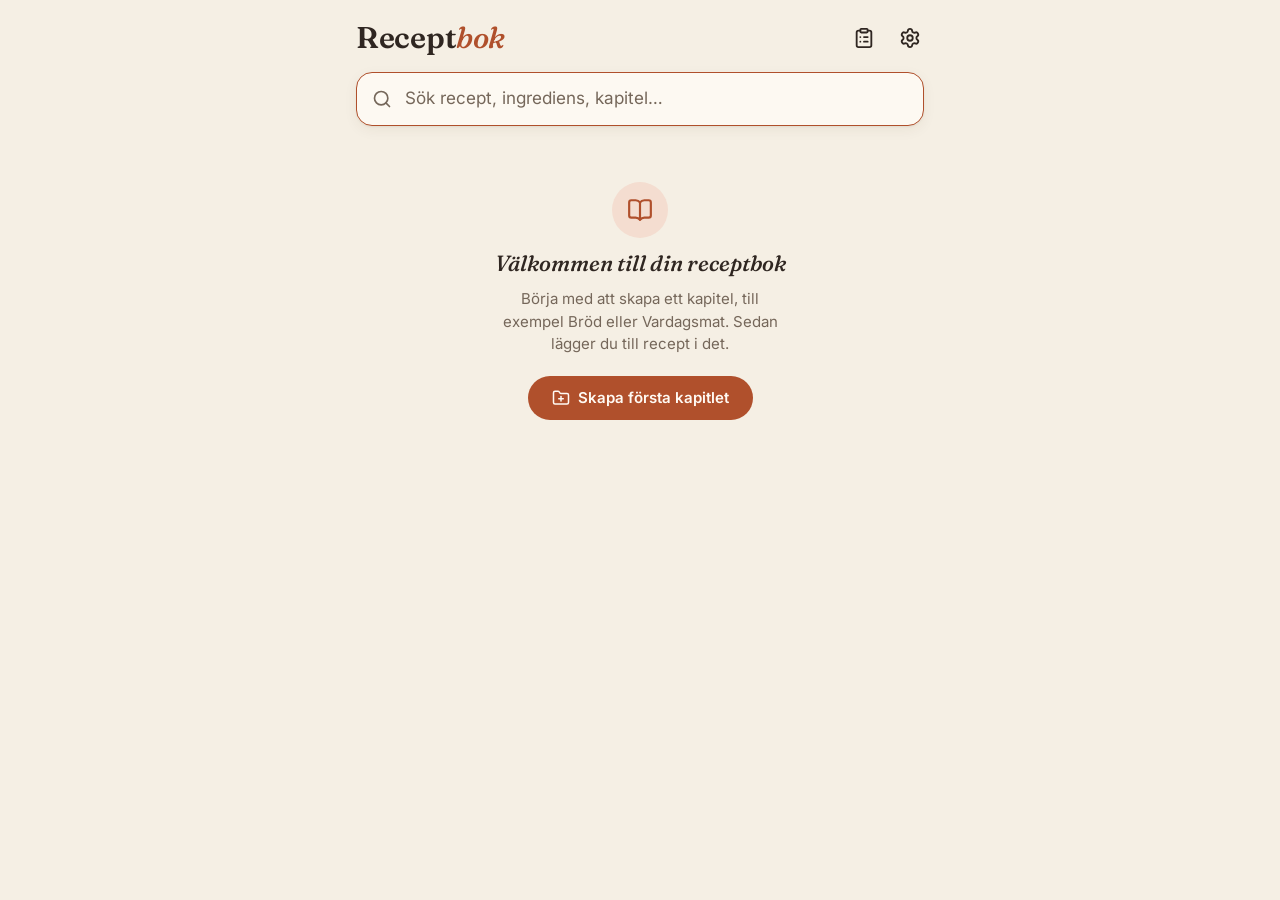
<file: index.html>
<!doctype html>
<html lang="sv">
<head>
<meta charset="utf-8">
<meta name="viewport" content="width=device-width, initial-scale=1, viewport-fit=cover">
<title>Receptbok</title>
<meta name="description" content="Personlig receptbok som fungerar offline.">
<meta name="theme-color" content="#f5efe4" media="(prefers-color-scheme: light)">
<meta name="theme-color" content="#1c1714" media="(prefers-color-scheme: dark)">
<script>
  // Valt färgläge och färgtema (se js/theme.js) sätts innan sidan ritas, så att den inte blinkar.
  try {
    var t = localStorage.getItem('receptbok-tema');
    var p = localStorage.getItem('receptbok-palett');
    var bg = {"terrakotta": ["#f5efe4", "#1c1714"], "herbarium": ["#f1efe6", "#191b15"], "serios": ["#ffffff", "#0f0f0f"]};
    if (p === 'olivlund') p = 'herbarium';
    if (!bg[p]) p = 'terrakotta';
    if (p !== 'terrakotta') document.documentElement.dataset.palette = p;
    if (t === 'light' || t === 'dark') document.documentElement.dataset.theme = t;
    document.querySelectorAll('meta[name="theme-color"]').forEach(function (m) {
      var dark = t === 'dark' || (t !== 'light' && m.media.indexOf('dark') >= 0);
      m.content = bg[p][dark ? 1 : 0];
    });
  } catch (e) {}
</script>
<link rel="manifest" href="manifest.webmanifest">
<link rel="icon" type="image/png" href="icons/favicon.png">
<link rel="apple-touch-icon" href="icons/apple-touch-icon.png">
<link rel="preload" href="fonts/inter-latin-wght-normal.woff2" as="font" type="font/woff2" crossorigin>
<link rel="preload" href="fonts/fraunces-latin-wght-normal.woff2" as="font" type="font/woff2" crossorigin>
<link rel="stylesheet" href="css/tokens.css">
<link rel="stylesheet" href="css/app.css">
<link rel="stylesheet" href="css/themes.css">
<link rel="modulepreload" href="js/db.js">
<link rel="modulepreload" href="js/migrate.js">
<link rel="modulepreload" href="js/store.js">
<link rel="modulepreload" href="js/router.js">
<link rel="modulepreload" href="js/ui.js">
<link rel="modulepreload" href="js/icons.js">
<link rel="modulepreload" href="js/format.js">
<link rel="modulepreload" href="js/search.js">
<link rel="modulepreload" href="js/components.js">
<link rel="modulepreload" href="js/views/home.js">
<script type="module" src="js/app.js"></script>
<script>
  // Nödläge: om appen inte har startat efter några sekunder visas en hjälpruta.
  // "Reparera" tar bort appens sparade programfiler (inte recepten) och laddar om.
  setTimeout(function () {
    if (document.documentElement.dataset.booted || (document.getElementById('app') || {}).children?.length) return;
    var box = document.createElement('div');
    box.className = 'rescue';
    box.innerHTML = '<h1>Receptboken startar inte</h1>' +
      '<p>Dina recept finns kvar i telefonen. Prova i den här ordningen:</p>' +
      '<p>1. Stäng alla andra fönster och Chrome-flikar med Receptbok och tryck <b>Ladda om</b>.</p>' +
      '<p>2. Hjälper inte det: tryck <b>Reparera appen</b>. Appens programfiler hämtas på nytt – recepten påverkas inte. Kräver internet.</p>' +
      '<button type="button" id="rescue-reload">Ladda om</button>' +
      '<button type="button" id="rescue-repair">Reparera appen</button>';
    document.body.appendChild(box);
    document.getElementById('rescue-reload').onclick = function () { location.reload(); };
    document.getElementById('rescue-repair').onclick = async function () {
      this.disabled = true;
      this.textContent = 'Reparerar…';
      try {
        var regs = await navigator.serviceWorker.getRegistrations();
        for (var r of regs) await r.unregister();
        var keys = await caches.keys();
        for (var k of keys) if (k.indexOf('receptbok-') === 0) await caches.delete(k);
        // Installera service workern på nytt: den hämtar alla filer med nya adresser (?v=…),
        // så inga gamla kopior följer med. Vänta tills den är klar och ladda sedan om.
        var reg = await navigator.serviceWorker.register('sw.js', { updateViaCache: 'none' });
        await new Promise(function (done) {
          var w = reg.installing || reg.waiting || reg.active;
          if (!w || w.state === 'activated') return done();
          w.addEventListener('statechange', function () { if (w.state === 'activated' || w.state === 'redundant') done(); });
          setTimeout(done, 20000);
        });
      } catch (e) {}
      location.reload();
    };
  }, 6000);
</script>
</head>
<body>
<div id="app" class="app"></div>
<noscript><p style="padding:16px">Receptbok behöver JavaScript för att fungera.</p></noscript>
</body>
</html>
</file>
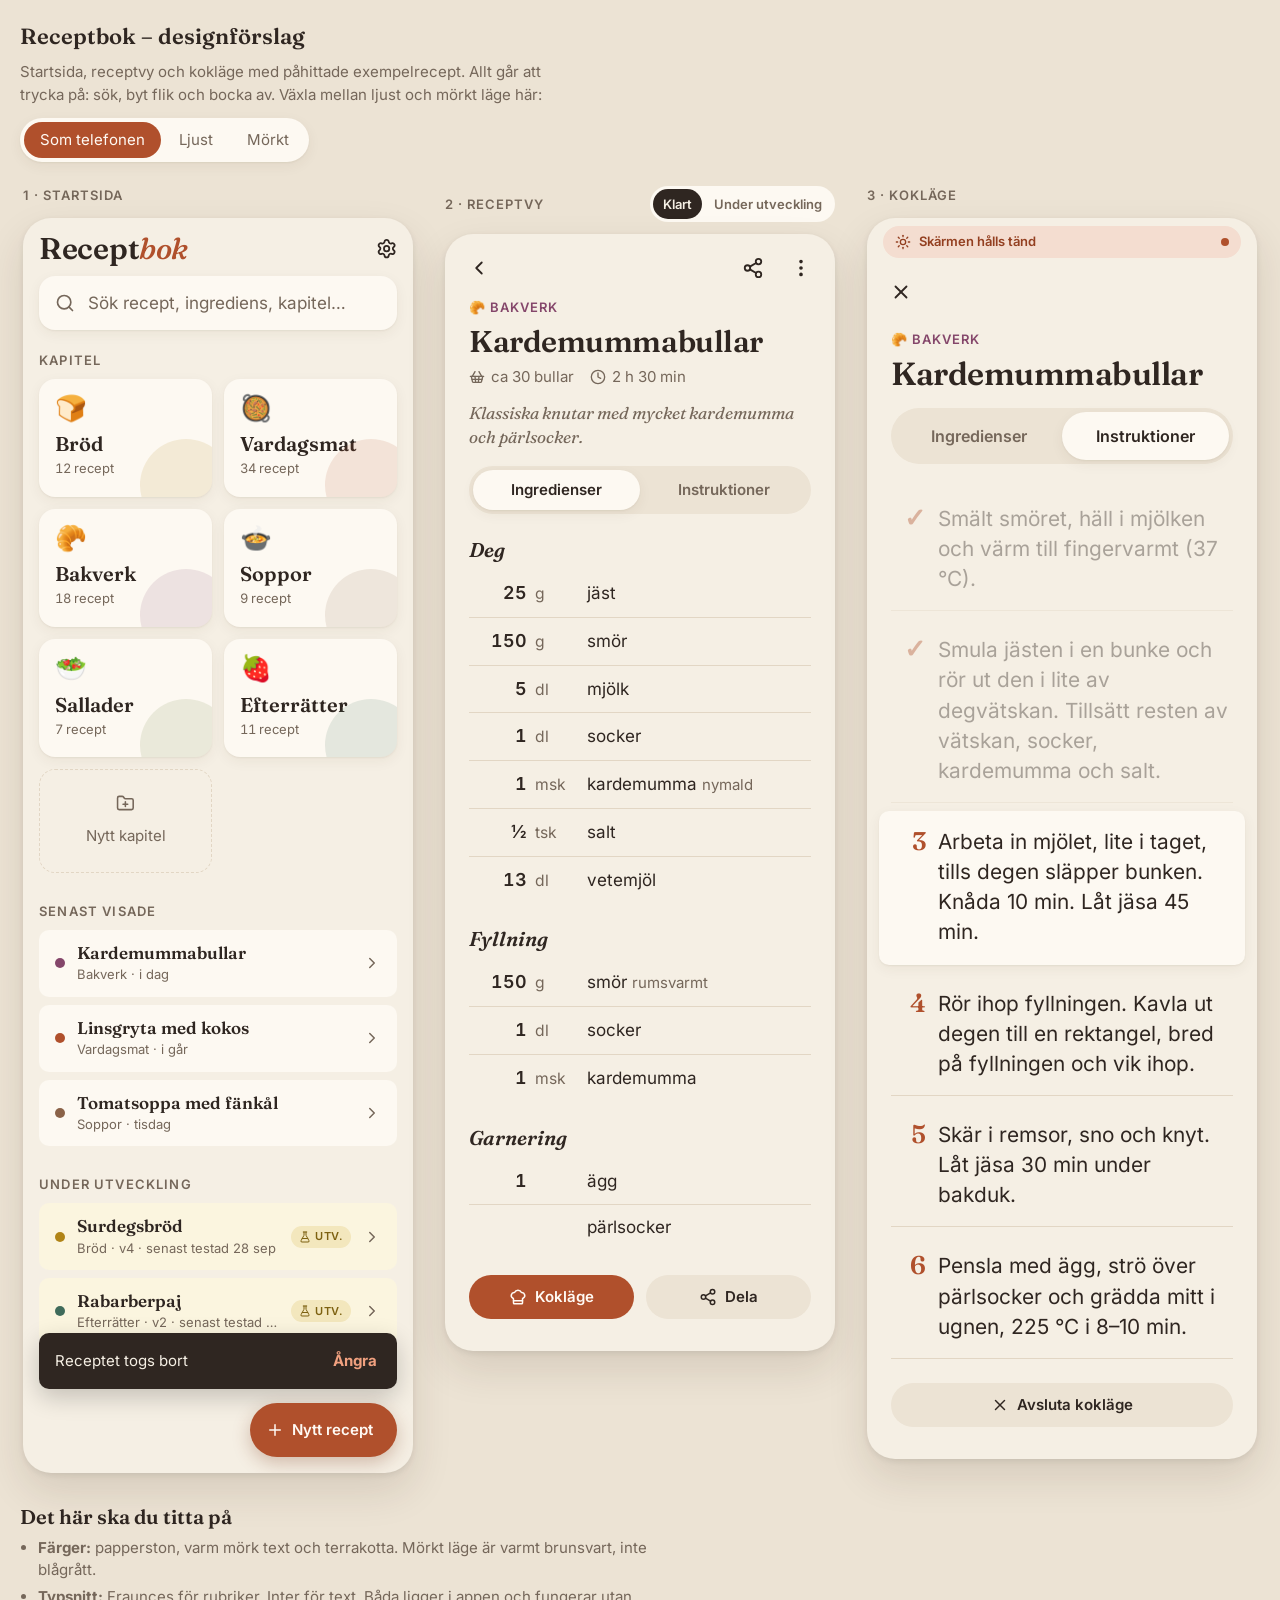
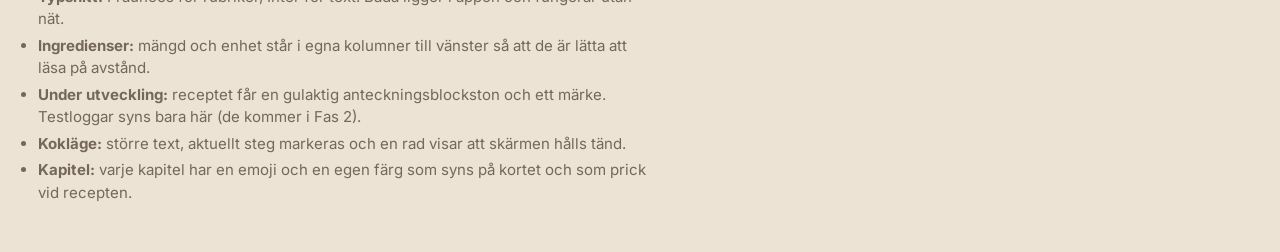
<file: design/index.html>
<!doctype html>
<html lang="sv">
<head>
<meta charset="utf-8">
<meta name="viewport" content="width=device-width, initial-scale=1, viewport-fit=cover">
<title>Receptbok designförslag</title>
<link rel="stylesheet" href="../css/tokens.css">
<style>
/* Designförslag: tre skärmar (startsida, receptvy, kokläge) sida vid sida på dator, under varandra i mobilen. */
* { box-sizing: border-box; }
html { -webkit-text-size-adjust: 100%; }
body {
  margin: 0;
  background: var(--surface-2);
  color: var(--text);
  font: 400 var(--fs-base)/var(--lh) var(--font-sans);
  padding-inline: 16px;
  padding-block: var(--sp-5) var(--sp-7);
}
button { font: inherit; color: inherit; }
.icon { width: 1.25em; height: 1.25em; flex: none; display: block; }

/* ---------- Ramen runt förslaget ---------- */
.intro { max-width: 1240px; margin: 0 auto var(--sp-5); display: grid; gap: var(--sp-3); }
.intro h1 { font: 600 var(--fs-xl)/1.15 var(--font-serif); margin: 0; text-wrap: balance; }
.intro p { margin: 0; color: var(--text-muted); max-width: 62ch; font-size: var(--fs-sm); }
.theme-switch { display: inline-flex; background: var(--surface); border-radius: 999px; padding: 4px; gap: 2px; box-shadow: var(--shadow); width: max-content; max-width: 100%; }
.theme-switch button { border: 0; background: none; min-height: 36px; padding: 0 var(--sp-4); border-radius: 999px; cursor: pointer; font-size: var(--fs-sm); color: var(--text-muted); }
.theme-switch button[aria-pressed="true"] { background: var(--accent); color: var(--accent-ink); }

.screens { max-width: 1240px; margin: 0 auto; display: flex; flex-wrap: wrap; gap: var(--sp-6); justify-content: center; align-items: flex-start; }
.screen-col { width: 100%; max-width: 390px; display: grid; gap: var(--sp-3); min-width: 0; }
.screen-label { font-size: var(--fs-xs); text-transform: uppercase; letter-spacing: .08em; color: var(--text-muted); font-weight: 600; display: flex; justify-content: space-between; align-items: center; gap: var(--sp-2); flex-wrap: wrap; }
.phone {
  background: var(--bg);
  border-radius: 28px;
  box-shadow: 0 2px 6px rgb(0 0 0 / .08), 0 18px 40px rgb(60 35 20 / .12);
  overflow: hidden;
  position: relative;
  min-height: 720px;
}
.mini-toggle { display: inline-flex; gap: 2px; background: var(--surface); border-radius: 999px; padding: 3px; text-transform: none; letter-spacing: 0; }
.mini-toggle button { border: 0; background: none; padding: 4px 10px; border-radius: 999px; font-size: var(--fs-xs); color: var(--text-muted); cursor: pointer; min-height: 30px; }
.mini-toggle button[aria-pressed="true"] { background: var(--text); color: var(--bg); }

/* ---------- Gemensamma komponenter i appen ---------- */
.appbar { display: flex; align-items: center; gap: var(--sp-1); padding: var(--sp-3) var(--sp-3) 0; min-height: 56px; }
.appbar .spacer { flex: 1; }
.icon-btn { width: var(--tap); height: var(--tap); border-radius: 999px; border: 0; background: none; display: grid; place-items: center; cursor: pointer; color: var(--text); transition: background var(--dur); }
.icon-btn:active { background: var(--surface-2); }
.icon-btn .icon { width: 22px; height: 22px; }
:focus-visible { outline: 2px solid var(--accent); outline-offset: 2px; }

.section-title { font: 600 var(--fs-xs)/1 var(--font-sans); text-transform: uppercase; letter-spacing: .09em; color: var(--text-muted); margin: 0 0 var(--sp-3); }

/* ---------- Startsida ---------- */
.home { padding: 0 var(--sp-4) 96px; }
.home-head { display: flex; align-items: center; justify-content: space-between; padding: var(--sp-4) 0 var(--sp-3); }
.wordmark { font: 600 var(--fs-2xl)/1 var(--font-serif); letter-spacing: -.01em; margin: 0; font-variation-settings: "SOFT" 50; }
.wordmark em { color: var(--accent); font-style: italic; font-weight: 500; }
.search { display: block; position: relative; margin-bottom: var(--sp-5); }
.search .icon { position: absolute; left: 16px; top: 50%; translate: 0 -50%; color: var(--text-muted); width: 20px; height: 20px; pointer-events: none; }
.search input {
  width: 100%; min-height: 54px; border-radius: var(--radius); border: 1.5px solid transparent;
  background: var(--surface); box-shadow: var(--shadow); padding: 0 var(--sp-4) 0 48px;
  font: 400 var(--fs-base) var(--font-sans); color: var(--text); outline: none; transition: border-color var(--dur);
}
.search input::placeholder { color: var(--text-muted); }
.search input:focus { border-color: var(--accent); }

.chapters { display: grid; grid-template-columns: 1fr 1fr; gap: var(--sp-3); margin-bottom: var(--sp-6); }
.chapter {
  --c: var(--ch-terrakotta);
  position: relative; text-align: left; border: 0; cursor: pointer;
  background: var(--surface); border-radius: var(--radius); box-shadow: var(--shadow);
  padding: var(--sp-4); min-height: 104px; display: grid; align-content: space-between; gap: var(--sp-3);
  overflow: hidden; transition: transform var(--dur);
}
.chapter:active { transform: scale(.98); }
.chapter::after { content: ""; position: absolute; inset: auto -20px -34px auto; width: 92px; height: 92px; border-radius: 50%; background: var(--c); opacity: .13; }
.chapter .emoji { font-size: 1.6rem; line-height: 1; }
.chapter .name { font: 600 var(--fs-lg)/1.15 var(--font-serif); display: block; }
.chapter .count { font-size: var(--fs-xs); color: var(--text-muted); font-variant-numeric: tabular-nums; }
.chapter.add { background: none; box-shadow: none; border: 1.5px dashed var(--line); color: var(--text-muted); align-content: center; justify-items: center; font-size: var(--fs-sm); }
.chapter.add::after { display: none; }

.rlist { display: grid; gap: var(--sp-2); margin-bottom: var(--sp-6); }
.rrow {
  --c: var(--ch-terrakotta);
  display: flex; align-items: center; gap: var(--sp-3); text-align: left; border: 0; width: 100%; cursor: pointer;
  background: var(--surface); border-radius: var(--radius-sm); padding: var(--sp-3) var(--sp-4); min-height: 60px;
  transition: background var(--dur);
}
.rrow:active { background: var(--surface-2); }
.rrow .dot { width: 10px; height: 10px; border-radius: 50%; background: var(--c); flex: none; }
.rrow .txt { min-width: 0; flex: 1; display: grid; gap: 2px; }
.rrow .t { font: 600 var(--fs-base)/1.25 var(--font-serif); overflow: hidden; text-overflow: ellipsis; white-space: nowrap; }
.rrow .t mark { background: var(--accent-soft); color: inherit; border-radius: 3px; padding: 0 1px; }
.rrow .sub { font-size: var(--fs-xs); color: var(--text-muted); overflow: hidden; text-overflow: ellipsis; white-space: nowrap; }
.rrow .sub b { font-weight: 600; color: var(--text); }
.rrow .chev { color: var(--text-muted); width: 18px; height: 18px; }
.rrow.dev { background: var(--dev-bg); }

.badge { display: inline-flex; align-items: center; gap: 4px; font: 600 11px/1 var(--font-sans); letter-spacing: .04em; text-transform: uppercase; color: var(--dev-ink); background: var(--dev-soft); border-radius: 999px; padding: 5px 8px; white-space: nowrap; }
.badge .icon { width: 12px; height: 12px; }

.empty { text-align: center; padding: var(--sp-6) var(--sp-4); display: grid; gap: var(--sp-3); justify-items: center; }
.empty .big { font: 500 italic var(--fs-xl)/1.2 var(--font-serif); color: var(--text); }
.empty p { margin: 0; color: var(--text-muted); font-size: var(--fs-sm); max-width: 30ch; }

.btn { display: inline-flex; align-items: center; justify-content: center; gap: var(--sp-2); min-height: var(--tap); padding: 0 var(--sp-5); border-radius: 999px; border: 0; cursor: pointer; font-weight: 600; font-size: var(--fs-sm); transition: transform var(--dur), background var(--dur); }
.btn:active { transform: scale(.97); }
.btn-primary { background: var(--accent); color: var(--accent-ink); }
.btn-quiet { background: var(--surface-2); color: var(--text); }
.btn .icon { width: 18px; height: 18px; }

.fab { position: absolute; right: var(--sp-4); bottom: var(--sp-4); box-shadow: 0 6px 18px rgb(120 50 20 / .28); min-height: 54px; padding: 0 var(--sp-5) 0 var(--sp-4); }

/* ---------- Receptvy ---------- */
.recipe { padding-bottom: var(--sp-6); min-height: 720px; transition: background var(--dur); }
.recipe.is-dev { background: var(--dev-bg); }
.recipe-head { padding: var(--sp-2) var(--sp-5) var(--sp-4); display: grid; gap: var(--sp-2); }
.kicker { --c: var(--ch-plommon); font-size: var(--fs-xs); font-weight: 600; letter-spacing: .08em; text-transform: uppercase; color: var(--c); display: flex; align-items: center; gap: var(--sp-2); flex-wrap: wrap; }
.recipe-title { font: 600 var(--fs-2xl)/1.08 var(--font-serif); margin: 0; letter-spacing: -.015em; text-wrap: balance; font-variation-settings: "SOFT" 30, "opsz" 72; }
.meta { color: var(--text-muted); font-size: var(--fs-sm); display: flex; gap: var(--sp-4); flex-wrap: wrap; }
.meta span { display: inline-flex; align-items: center; gap: 6px; }
.meta .icon { width: 16px; height: 16px; }
.desc { margin: var(--sp-1) 0 0; font: 400 italic var(--fs-base)/1.45 var(--font-serif); color: var(--text-muted); }

.devnote { margin: 0 var(--sp-5) var(--sp-4); padding: var(--sp-3) var(--sp-4); border-radius: var(--radius-sm); background: var(--dev-soft); color: var(--text); font-size: var(--fs-sm); display: grid; gap: 4px; }
.devnote .h { display: flex; justify-content: space-between; gap: var(--sp-2); font-size: var(--fs-xs); color: var(--dev-ink); font-weight: 600; letter-spacing: .03em; }
.stars { letter-spacing: 1px; color: var(--dev-ink); }

.seg { margin: 0 var(--sp-5) var(--sp-5); display: grid; grid-template-columns: 1fr 1fr; background: var(--surface-2); border-radius: 999px; padding: 4px; position: relative; }
.is-dev .seg { background: var(--dev-line); }
.seg button { border: 0; background: none; min-height: 40px; border-radius: 999px; cursor: pointer; font-weight: 600; font-size: var(--fs-sm); color: var(--text-muted); position: relative; z-index: 1; transition: color var(--dur); }
.seg button[aria-selected="true"] { color: var(--text); }
.seg .pill { position: absolute; top: 4px; bottom: 4px; left: 4px; width: calc(50% - 4px); border-radius: 999px; background: var(--surface); box-shadow: var(--shadow); transition: translate var(--dur) ease; }
.seg[data-tab="steps"] .pill { translate: 100% 0; }

.panel { padding: 0 var(--sp-5); }
.group-name { font: 600 italic var(--fs-lg)/1.2 var(--font-serif); margin: var(--sp-5) 0 var(--sp-2); color: var(--text); }
.group-name:first-child { margin-top: 0; }
.ing { list-style: none; margin: 0; padding: 0; }
.ing li {
  display: grid; grid-template-columns: 3.4em 2.6em 1fr; column-gap: var(--sp-2); align-items: baseline;
  min-height: var(--tap); padding: 10px 0; border-bottom: 1px solid var(--line); cursor: pointer;
  transition: opacity var(--dur);
}
.is-dev .ing li { border-bottom-color: var(--dev-line); }
.ing li:last-child { border-bottom: 0; }
.ing .amt { text-align: right; font-variant-numeric: tabular-nums; font-weight: 600; font-size: 1.05em; }
.ing .unit { color: var(--text-muted); font-size: .92em; }
.ing .name { min-width: 0; }
.ing .note { color: var(--text-muted); font-size: .88em; }
.ing li.done { opacity: .38; }
.ing li.done .name { text-decoration: line-through; text-decoration-thickness: 1.5px; }

.steps { list-style: none; margin: 0; padding: 0; counter-reset: s; display: grid; gap: var(--sp-2); }
.steps li { counter-increment: s; display: grid; grid-template-columns: 2.2em 1fr; gap: var(--sp-3); padding: var(--sp-3) 0; cursor: pointer; transition: opacity var(--dur); }
.steps li::before { content: counter(s); font: 600 var(--fs-lg)/1.3 var(--font-serif); color: var(--accent); text-align: right; font-variant-numeric: tabular-nums; }
.steps li.done { opacity: .38; }
.steps li.done::before { content: "✓"; }

.recipe-actions { display: flex; gap: var(--sp-3); padding: var(--sp-5) var(--sp-5) 0; flex-wrap: wrap; }
.recipe-actions .btn { flex: 1; min-width: 140px; }

.testlogs { margin: var(--sp-5) var(--sp-5) 0; padding-top: var(--sp-4); border-top: 1px dashed var(--dev-line); display: grid; gap: var(--sp-3); }
.log { font-size: var(--fs-sm); display: grid; gap: 2px; }
.log .h { display: flex; justify-content: space-between; color: var(--text-muted); font-size: var(--fs-xs); }

/* ---------- Kokläge ---------- */
.cook { min-height: 720px; padding-bottom: var(--sp-6); font-size: var(--fs-cook); }
.awake { margin: var(--sp-2) var(--sp-4) 0; display: flex; align-items: center; gap: var(--sp-2); padding: var(--sp-2) var(--sp-3); border-radius: 999px; background: var(--accent-soft); color: var(--accent-strong); font: 600 var(--fs-xs)/1.2 var(--font-sans); }
.awake .icon { width: 16px; height: 16px; }
.awake .pulse { width: 8px; height: 8px; border-radius: 50%; background: var(--accent); margin-left: auto; animation: pulse 2.4s ease-in-out infinite; }
@keyframes pulse { 50% { opacity: .25; } }
@media (prefers-reduced-motion: reduce) { .awake .pulse { animation: none; } }
.cook .recipe-head { padding-top: var(--sp-4); }
.cook .recipe-title { font-size: 2rem; }
.cook .seg button { min-height: 48px; font-size: 1rem; }
.cook .panel { font-size: var(--fs-cook); }
.cook .ing li { grid-template-columns: 3.2em 2.2em 1fr; min-height: 60px; padding: 14px 0; line-height: 1.3; }
.cook .steps li { font-size: 1.3rem; line-height: 1.45; grid-template-columns: 1.7em 1fr; padding: var(--sp-4) 0; border-bottom: 1px solid var(--line); }
.cook .steps li::before { font-size: 1.6rem; line-height: 1.15; }
.cook .steps li.current { background: var(--surface); margin-inline: calc(var(--sp-3) * -1); padding-inline: var(--sp-3); border-radius: var(--radius-sm); border-bottom-color: transparent; box-shadow: var(--shadow); }
.exit-cook { margin: var(--sp-5) var(--sp-5) 0; width: calc(100% - 2 * var(--sp-5)); }

/* ---------- Snackbar ---------- */
.snack { position: absolute; left: var(--sp-4); right: var(--sp-4); bottom: 84px; background: var(--text); color: var(--bg); border-radius: var(--radius-sm); padding: var(--sp-2) var(--sp-2) var(--sp-2) var(--sp-4); display: flex; align-items: center; justify-content: space-between; gap: var(--sp-2); font-size: var(--fs-sm); box-shadow: 0 8px 24px rgb(0 0 0 / .2); }
.snack button { border: 0; background: none; color: var(--snack-action); font-weight: 700; min-height: 40px; padding: 0 var(--sp-3); cursor: pointer; }

.legend { max-width: 1240px; margin: var(--sp-6) auto 0; display: grid; gap: var(--sp-2); font-size: var(--fs-sm); color: var(--text-muted); }
.legend h2 { font: 600 var(--fs-lg)/1.2 var(--font-serif); color: var(--text); margin: 0; }
.legend ul { margin: 0; padding-left: 1.2em; display: grid; gap: 4px; max-width: 70ch; }

@media (max-width: 440px) {
  body { padding-inline: 0; }
  .intro, .legend { padding-inline: 16px; }
  .screen-label { padding-inline: 16px; }
  .phone { border-radius: 0; box-shadow: none; }
}
</style>
</head>
<body>

<header class="intro">
  <h1>Receptbok – designförslag</h1>
  <p>Startsida, receptvy och kokläge med påhittade exempelrecept. Allt går att trycka på: sök, byt flik och bocka av. Växla mellan ljust och mörkt läge här:</p>
  <div class="theme-switch" role="group" aria-label="Färgläge">
    <button type="button" data-theme-set="system" aria-pressed="true">Som telefonen</button>
    <button type="button" data-theme-set="light" aria-pressed="false">Ljust</button>
    <button type="button" data-theme-set="dark" aria-pressed="false">Mörkt</button>
  </div>
</header>

<main class="screens">

  <!-- ========== 1. Startsida ========== -->
  <section class="screen-col" aria-label="Startsida">
    <div class="screen-label"><span>1 · Startsida</span></div>
    <div class="phone">
      <div class="home">
        <div class="home-head">
          <h2 class="wordmark">Recept<em>bok</em></h2>
          <button class="icon-btn" aria-label="Inställningar" data-i="settings"></button>
        </div>
        <label class="search">
          <span data-i="search"></span>
          <input id="demo-search" type="search" placeholder="Sök recept, ingrediens, kapitel…" autocomplete="off" aria-label="Sök">
        </label>

        <div id="home-browse">
          <h3 class="section-title">Kapitel</h3>
          <div class="chapters" id="chapters"></div>

          <h3 class="section-title">Senast visade</h3>
          <div class="rlist" id="recent"></div>

          <h3 class="section-title">Under utveckling</h3>
          <div class="rlist" id="devlist"></div>
        </div>

        <div id="home-results" hidden>
          <h3 class="section-title" id="hits-title"></h3>
          <div class="rlist" id="hits"></div>
          <div class="empty" id="no-hits" hidden>
            <div class="big">Inget recept hittades</div>
            <p>Prova ett kortare ord, eller sök på en ingrediens du vet finns i receptet.</p>
            <button class="btn btn-primary" type="button"><span data-i="plus"></span>Skapa nytt recept</button>
          </div>
        </div>
      </div>
      <div class="snack" id="snack" role="status">
        <span>Receptet togs bort</span><button type="button">Ångra</button>
      </div>
      <button class="btn btn-primary fab" type="button"><span data-i="plus"></span>Nytt recept</button>
    </div>
  </section>

  <!-- ========== 2. Receptvy ========== -->
  <section class="screen-col" aria-label="Receptvy">
    <div class="screen-label">
      <span>2 · Receptvy</span>
      <span class="mini-toggle" role="group" aria-label="Visa recept som">
        <button type="button" data-status="locked" aria-pressed="true">Klart</button>
        <button type="button" data-status="dev" aria-pressed="false">Under utveckling</button>
      </span>
    </div>
    <div class="phone">
      <article class="recipe" id="recipe"></article>
    </div>
  </section>

  <!-- ========== 3. Kokläge ========== -->
  <section class="screen-col" aria-label="Kokläge">
    <div class="screen-label"><span>3 · Kokläge</span></div>
    <div class="phone">
      <article class="recipe cook" id="cook"></article>
    </div>
  </section>

</main>

<section class="legend">
  <h2>Det här ska du titta på</h2>
  <ul>
    <li><b>Färger:</b> papperston, varm mörk text och terrakotta. Mörkt läge är varmt brunsvart, inte blågrått.</li>
    <li><b>Typsnitt:</b> Fraunces för rubriker, Inter för text. Båda ligger i appen och fungerar utan nät.</li>
    <li><b>Ingredienser:</b> mängd och enhet står i egna kolumner till vänster så att de är lätta att läsa på avstånd.</li>
    <li><b>Under utveckling:</b> receptet får en gulaktig anteckningsblockston och ett märke. Testloggar syns bara här (de kommer i Fas 2).</li>
    <li><b>Kokläge:</b> större text, aktuellt steg markeras och en rad visar att skärmen hålls tänd.</li>
    <li><b>Kapitel:</b> varje kapitel har en emoji och en egen färg som syns på kortet och som prick vid recepten.</li>
  </ul>
</section>

<script type="module">
import { icon } from "../js/icons.js";

/* ---- Påhittade exempeldata ---- */
const chapters = [
  { id: "brod", name: "Bröd", emoji: "🍞", c: "--ch-senap" },
  { id: "vardag", name: "Vardagsmat", emoji: "🥘", c: "--ch-terrakotta" },
  { id: "bakverk", name: "Bakverk", emoji: "🥐", c: "--ch-plommon" },
  { id: "soppor", name: "Soppor", emoji: "🍲", c: "--ch-lera" },
  { id: "sallader", name: "Sallader", emoji: "🥗", c: "--ch-oliv" },
  { id: "efter", name: "Efterrätter", emoji: "🍓", c: "--ch-skog" },
];
const recipes = [
  { title: "Kardemummabullar", ch: "bakverk", dev: false, ing: ["jäst", "smör", "mjölk", "socker", "kardemumma", "vetemjöl", "ägg", "pärlsocker"] },
  { title: "Surdegsbröd", ch: "brod", dev: true, ing: ["vetemjöl", "fullkornsråg", "vatten", "surdeg", "salt"] },
  { title: "Linsgryta med kokos", ch: "vardag", dev: false, ing: ["röda linser", "kokosmjölk", "lök", "vitlök", "ingefära", "krossade tomater", "spiskummin"] },
  { title: "Tomatsoppa med fänkål", ch: "soppor", dev: false, ing: ["tomater", "fänkål", "lök", "grönsaksbuljong", "grädde"] },
  { title: "Fänkålssallad med apelsin", ch: "sallader", dev: false, ing: ["fänkål", "apelsin", "rödlök", "olivolja", "dill"] },
  { title: "Rabarberpaj", ch: "efter", dev: true, ing: ["rabarber", "smör", "vetemjöl", "havregryn", "socker", "kardemumma"] },
  { title: "Vardagslasagne", ch: "vardag", dev: false, ing: ["köttfärs", "lasagneplattor", "krossade tomater", "mjölk", "ost", "lök"] },
  { title: "Saffransbullar", ch: "bakverk", dev: false, ing: ["saffran", "kesella", "smör", "mjölk", "jäst", "vetemjöl", "russin"] },
  { title: "Fröknäcke", ch: "brod", dev: false, ing: ["solroskärnor", "pumpakärnor", "sesamfrö", "linfrö", "majsstärkelse", "salt"] },
  { title: "Pannkakor", ch: "vardag", dev: false, ing: ["vetemjöl", "mjölk", "ägg", "salt", "smör"] },
];
const chById = Object.fromEntries(chapters.map(c => [c.id, c]));
const counts = { brod: 12, vardag: 34, bakverk: 18, soppor: 9, sallader: 7, efter: 11 };

const kardemumma = {
  title: "Kardemummabullar", ch: "bakverk", servings: "ca 30 bullar", time: "2 h 30 min",
  desc: "Klassiska knutar med mycket kardemumma och pärlsocker.",
  version: 3,
  groups: [
    { name: "Deg", items: [[25, "g", "jäst"], [150, "g", "smör"], [5, "dl", "mjölk"], [1, "dl", "socker"], [1, "msk", "kardemumma", "nymald"], [0.5, "tsk", "salt"], [13, "dl", "vetemjöl"]] },
    { name: "Fyllning", items: [[150, "g", "smör", "rumsvarmt"], [1, "dl", "socker"], [1, "msk", "kardemumma"]] },
    { name: "Garnering", items: [[1, "", "ägg"], [null, "", "pärlsocker"]] },
  ],
  steps: [
    "Smält smöret, häll i mjölken och värm till fingervarmt (37 °C).",
    "Smula jästen i en bunke och rör ut den i lite av degvätskan. Tillsätt resten av vätskan, socker, kardemumma och salt.",
    "Arbeta in mjölet, lite i taget, tills degen släpper bunken. Knåda 10 min. Låt jäsa 45 min.",
    "Rör ihop fyllningen. Kavla ut degen till en rektangel, bred på fyllningen och vik ihop.",
    "Skär i remsor, sno och knyt. Låt jäsa 30 min under bakduk.",
    "Pensla med ägg, strö över pärlsocker och grädda mitt i ugnen, 225 °C i 8–10 min.",
  ],
};
const surdeg = {
  title: "Surdegsbröd", ch: "brod", servings: "2 bröd", time: "24 h",
  desc: "Ljust bröd med lite råg. Mål: öppnare inkråm och mörkare skorpa.",
  version: 4,
  groups: [
    { name: "Deg", items: [[450, "g", "vetemjöl", "special"], [50, "g", "fullkornsråg"], [380, "g", "vatten"], [100, "g", "surdeg", "aktiv"], [10, "g", "salt"]] },
  ],
  steps: [
    "Blanda mjöl och vatten, autolys 1 h.",
    "Tillsätt surdeg och salt. Kläm in för hand.",
    "Fyra omgångar sträck och vik med 30 min mellanrum.",
    "Bulkjäs till ca 50 % större volym, 4–5 h.",
    "Forma, lägg i jäskorg och kallres i kyl över natten.",
    "Grädda i gjutjärnsgryta, 250 °C, 20 min med lock och 25 min utan.",
  ],
  logs: [
    { date: "28 sep", stars: 4, text: "Bra öppning men blek skorpa. Testa 5 min längre utan lock." },
    { date: "21 sep", stars: 3, text: "Lite kompakt. Bulken var nog för kort – kallt i köket." },
  ],
};

/* ---- Hjälpfunktioner ---- */
const $ = (s, el = document) => el.querySelector(s);
document.querySelectorAll("[data-i]").forEach(el => el.outerHTML = icon(el.dataset.i));
function fmt(a) {
  if (a == null) return "";
  const fr = { 0.25: "¼", 0.5: "½", 0.75: "¾" };
  const whole = Math.floor(a), rest = +(a - whole).toFixed(2);
  if (fr[rest]) return (whole ? whole : "") + fr[rest];
  return String(a).replace(".", ",");
}
const esc = s => s.replace(/[&<>"]/g, c => ({ "&": "&amp;", "<": "&lt;", ">": "&gt;", '"': "&quot;" }[c]));

/* ---- Startsida ---- */
$("#chapters").innerHTML = chapters.map(c => `
  <button class="chapter" style="--c: var(${c.c})">
    <span class="emoji" aria-hidden="true">${c.emoji}</span>
    <span><span class="name">${c.name}</span><span class="count">${counts[c.id]} recept</span></span>
  </button>`).join("") + `<button class="chapter add">${icon("folder-plus")}Nytt kapitel</button>`;

function row(r, sub, title = esc(r.title)) {
  const ch = chById[r.ch];
  return `<button class="rrow${r.dev ? " dev" : ""}" style="--c: var(${ch.c})">
    <span class="dot" aria-hidden="true"></span>
    <span class="txt"><span class="t">${title}</span><span class="sub">${sub}</span></span>
    ${r.dev ? `<span class="badge">${icon("flask-conical")}Utv.</span>` : ""}
    ${icon("chevron-right", "chev")}
  </button>`;
}
const byTitle = t => recipes.find(r => r.title === t);
$("#recent").innerHTML = [
  [byTitle("Kardemummabullar"), "Bakverk · i dag"],
  [byTitle("Linsgryta med kokos"), "Vardagsmat · i går"],
  [byTitle("Tomatsoppa med fänkål"), "Soppor · tisdag"],
].map(([r, s]) => row(r, s)).join("");
$("#devlist").innerHTML = recipes.filter(r => r.dev).map(r => row(r, `${chById[r.ch].name} · v${r.title === "Surdegsbröd" ? 4 : 2} · senast testad 28 sep`)).join("");

/* Enkel söksimulering: titel > ingrediens > kapitel, visar varför det matchade */
const norm = s => s.toLocaleLowerCase("sv");
const hl = (text, q) => {
  const i = norm(text).indexOf(q);
  return i < 0 ? esc(text) : esc(text.slice(0, i)) + "<mark>" + esc(text.slice(i, i + q.length)) + "</mark>" + esc(text.slice(i + q.length));
};
$("#demo-search").addEventListener("input", e => {
  const q = norm(e.target.value.trim());
  $("#home-browse").hidden = !!q;
  $("#home-results").hidden = !q;
  $("#snack").hidden = true;
  if (!q) return;
  const hits = [];
  for (const r of recipes) {
    const ch = chById[r.ch];
    if (norm(r.title).includes(q)) hits.push([0, row(r, ch.name, hl(r.title, q))]);
    else {
      const ing = r.ing.find(i => norm(i).includes(q));
      if (ing) hits.push([1, row(r, `ingrediens: <b>${esc(ing)}</b>`)]);
      else if (norm(ch.name).includes(q)) hits.push([2, row(r, `kapitel: <b>${esc(ch.name)}</b>`)]);
    }
  }
  hits.sort((a, b) => a[0] - b[0]);
  $("#hits").innerHTML = hits.map(h => h[1]).join("");
  $("#hits-title").textContent = hits.length ? `${hits.length} ${hits.length === 1 ? "träff" : "träffar"}` : "";
  $("#no-hits").hidden = hits.length > 0;
});

/* ---- Receptvy och kokläge ---- */
function ingredients(r) {
  return r.groups.map(g => `
    ${r.groups.length > 1 || g.name ? `<h3 class="group-name">${g.name}</h3>` : ""}
    <ul class="ing">${g.items.map(([a, u, n, note]) => `
      <li><span class="amt">${fmt(a)}</span><span class="unit">${u}</span>
      <span class="name">${n}${note ? ` <span class="note">${note}</span>` : ""}</span></li>`).join("")}
    </ul>`).join("");
}
function steps(r, current = -1) {
  return `<ol class="steps">${r.steps.map((s, i) => `<li class="${i < current ? "done" : i === current ? "current" : ""}">${s}</li>`).join("")}</ol>`;
}
function recipeView(r, { cook = false, tab = "ing" } = {}) {
  const ch = chById[r.ch];
  const dev = !!r.logs;
  return `
    ${cook ? `<div class="awake">${icon("sun")}Skärmen hålls tänd<span class="pulse"></span></div>` : ""}
    <div class="appbar">
      <button class="icon-btn" aria-label="${cook ? "Stäng kokläge" : "Tillbaka"}">${icon(cook ? "x" : "chevron-left")}</button>
      <span class="spacer"></span>
      ${cook ? "" : `<button class="icon-btn" aria-label="Dela">${icon("share-2")}</button>
      <button class="icon-btn" aria-label="Meny">${icon("ellipsis-vertical")}</button>`}
    </div>
    <header class="recipe-head">
      <div class="kicker" style="--c: var(${ch.c})">${ch.emoji} ${ch.name}
        ${dev ? `<span class="badge">${icon("flask-conical")}Under utveckling · v${r.version}</span>` : ""}</div>
      <h2 class="recipe-title">${r.title}</h2>
      ${cook ? "" : `<div class="meta"><span>${icon("shopping-basket")}${r.servings}</span><span>${icon("clock")}${r.time}</span></div>
      <p class="desc">${r.desc}</p>`}
    </header>
    ${dev && !cook ? `<div class="devnote"><div class="h"><span>SENASTE TEST · ${r.logs[0].date}</span><span class="stars">${"★".repeat(r.logs[0].stars)}${"☆".repeat(5 - r.logs[0].stars)}</span></div>${r.logs[0].text}</div>` : ""}
    <div class="seg" role="tablist" data-tab="${tab}">
      <span class="pill" aria-hidden="true"></span>
      <button role="tab" data-tab="ing" aria-selected="${tab === "ing"}">Ingredienser</button>
      <button role="tab" data-tab="steps" aria-selected="${tab === "steps"}">Instruktioner</button>
    </div>
    <div class="panel" data-panel="ing" ${tab === "ing" ? "" : "hidden"}>${ingredients(r)}</div>
    <div class="panel" data-panel="steps" ${tab === "steps" ? "" : "hidden"}>${steps(r, cook ? 2 : -1)}</div>
    ${cook ? `<button class="btn btn-quiet exit-cook">${icon("x")}Avsluta kokläge</button>` : `
    <div class="recipe-actions">
      <button class="btn btn-primary">${icon("chef-hat")}Kokläge</button>
      ${dev ? `<button class="btn btn-quiet">${icon("notebook-pen")}Logga test</button>` : `<button class="btn btn-quiet">${icon("share-2")}Dela</button>`}
    </div>
    ${dev ? `<div class="testlogs"><h3 class="section-title">Testloggar för v${r.version}</h3>${r.logs.map(l => `
      <div class="log"><div class="h"><span>${l.date}</span><span class="stars">${"★".repeat(l.stars)}${"☆".repeat(5 - l.stars)}</span></div>${l.text}</div>`).join("")}</div>` : ""}`}
  `;
}
function wire(root) {
  root.addEventListener("click", e => {
    const tabBtn = e.target.closest("[role=tab]");
    if (tabBtn) {
      const t = tabBtn.dataset.tab;
      const seg = tabBtn.parentElement;
      seg.dataset.tab = t;
      seg.querySelectorAll("[role=tab]").forEach(b => b.setAttribute("aria-selected", b === tabBtn));
      root.querySelectorAll("[data-panel]").forEach(p => p.hidden = p.dataset.panel !== t);
      return;
    }
    const li = e.target.closest(".ing li, .steps li");
    if (li) li.classList.toggle("done");
  });
}
const recipeEl = $("#recipe"), cookEl = $("#cook");
function showRecipe(status) {
  const dev = status === "dev";
  recipeEl.classList.toggle("is-dev", dev);
  recipeEl.innerHTML = recipeView(dev ? surdeg : kardemumma);
  document.querySelectorAll("[data-status]").forEach(b => b.setAttribute("aria-pressed", b.dataset.status === status));
}
document.querySelectorAll("[data-status]").forEach(b => b.addEventListener("click", () => showRecipe(b.dataset.status)));
showRecipe("locked");
wire(recipeEl);
cookEl.innerHTML = recipeView(kardemumma, { cook: true, tab: "steps" });
wire(cookEl);

/* ---- Ljust/mörkt ---- */
document.querySelectorAll("[data-theme-set]").forEach(b => b.addEventListener("click", () => {
  const v = b.dataset.themeSet;
  if (v === "system") document.documentElement.removeAttribute("data-theme");
  else document.documentElement.setAttribute("data-theme", v);
  document.querySelectorAll("[data-theme-set]").forEach(x => x.setAttribute("aria-pressed", x === b));
}));
</script>
</body>
</html>
</file>
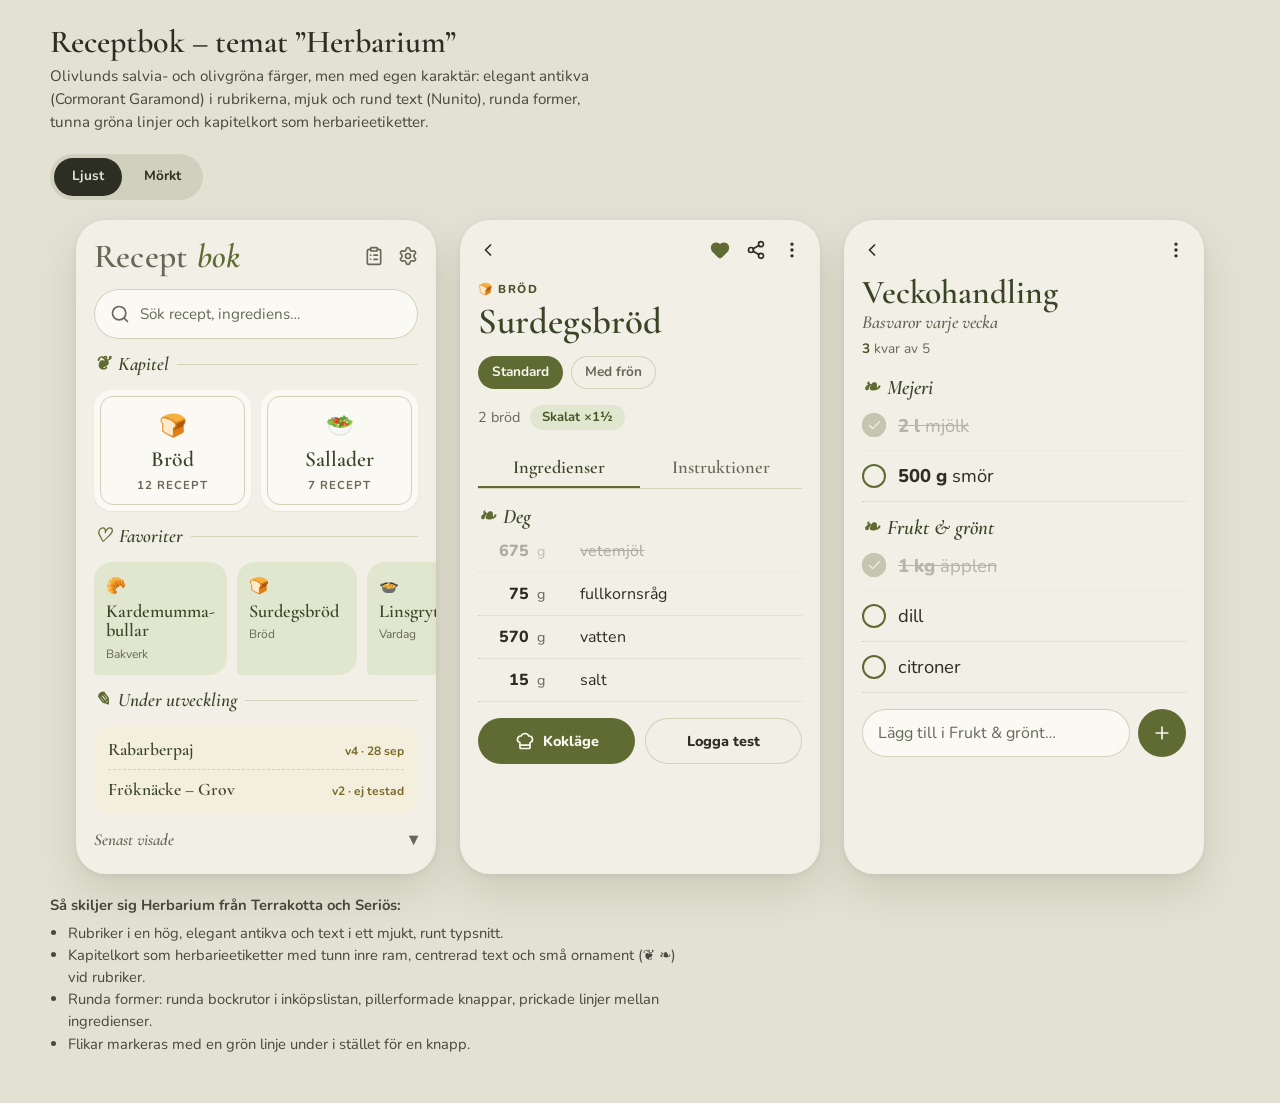
<file: design/herbarium.html>
<!doctype html>
<html lang="sv">
<head>
<meta charset="utf-8">
<meta name="viewport" content="width=device-width, initial-scale=1, viewport-fit=cover">
<title>Receptbok Herbarium</title>
<style>
/* Provsida för temat "Herbarium": Olivlunds färger med Cormorant Garamond (rubriker) och Nunito (text),
   mjuka former, tunna gröna linjer, kapitelkort som herbarieetiketter och små ornament. */
@font-face { font-family: "Cormorant"; src: url("../fonts/cormorant-garamond-latin-600-normal.woff2") format("woff2"); font-weight: 600; font-display: swap; }
@font-face { font-family: "Cormorant"; src: url("../fonts/cormorant-garamond-latin-600-italic.woff2") format("woff2"); font-weight: 600; font-style: italic; font-display: swap; }
@font-face { font-family: "Nunito"; src: url("../fonts/nunito-latin-wght-normal.woff2") format("woff2"); font-weight: 200 1000; font-display: swap; }

:root {
  --page: #e3e1d3; --page-text: #2c2e23;
  --serif: "Cormorant", Garamond, Georgia, serif; --sans: "Nunito", system-ui, sans-serif;
  color-scheme: light;
}
@media (prefers-color-scheme: dark) { :root:not([data-theme="light"]) { --page: #121410; --page-text: #e8e9dc; color-scheme: dark; } }
:root[data-theme="dark"] { --page: #121410; --page-text: #e8e9dc; color-scheme: dark; }
.stage {
  --bg: #f1efe6; --surface: #faf9f3; --surface-2: #e7e5d7; --text: #2c2e23; --muted: #666956; --line: #cfd3b8;
  --accent: #5f6b33; --accent-strong: #4a5427; --ink: #f8f8f0; --soft: #e1e6cf; --title: #3a4526; --dev: #f3efdc; --dev-ink: #7a6a2a;
}
.stage[data-m="dark"] {
  --bg: #191b15; --surface: #22251d; --surface-2: #2d3026; --text: #e8e9dc; --muted: #a3a68f; --line: #3d4231;
  --accent: #a9b872; --accent-strong: #c0cd8a; --ink: #191b15; --soft: #33391f; --title: #dfe5c4; --dev: #24251b; --dev-ink: #d4c47c;
}
* { box-sizing: border-box; }
body { margin: 0; background: var(--page); color: var(--page-text); font: 400 16px/1.5 var(--sans); padding-inline: 16px; padding-block: 24px 48px; }
button { font: inherit; color: inherit; cursor: pointer; }
.wrap { max-width: 1180px; margin: 0 auto; display: grid; gap: 20px; }
.intro h1 { font: 600 2rem/1.1 var(--serif); margin: 0; }
.intro p { margin: 6px 0 0; font-size: .95rem; max-width: 62ch; opacity: .85; }
.modes { display: flex; gap: 4px; padding: 4px; border-radius: 999px; background: rgb(127 127 100 / .18); width: max-content; }
.modes button { border: 0; background: none; min-height: 38px; padding: 0 18px; border-radius: 999px; font-weight: 700; font-size: .85rem; }
.modes button[aria-pressed="true"] { background: var(--page-text); color: var(--page); }

.stage { display: flex; flex-wrap: wrap; gap: 24px; justify-content: center; }
.phone { width: 100%; max-width: 360px; background: var(--bg); color: var(--text); border-radius: 30px; padding: 20px 18px 24px; display: grid; gap: 16px; align-content: start;
  box-shadow: 0 2px 6px rgb(0 0 0 / .06), 0 18px 40px rgb(40 50 20 / .12); transition: background .2s, color .2s; }
.icon { width: 20px; height: 20px; display: block; flex: none; }
.orn { color: var(--accent); font-family: var(--serif); }

/* Startsida */
.head { display: flex; justify-content: space-between; align-items: center; }
.wordmark { font: 600 2.1rem/1 var(--serif); color: var(--title); letter-spacing: .005em; }
.wordmark i { color: var(--accent); margin-left: -.12em; }
.head span { display: flex; gap: 14px; color: var(--muted); }
.search { display: flex; align-items: center; gap: 10px; min-height: 50px; padding: 0 16px; border-radius: 999px; background: var(--surface); color: var(--muted); box-shadow: inset 0 0 0 1px var(--line); font-size: .95rem; }
.label { font: 600 italic 1.2rem/1 var(--serif); color: var(--title); display: flex; align-items: center; gap: 8px; }
.label::after { content: ""; flex: 1; height: 1px; background: var(--line); }
.chapters { display: grid; grid-template-columns: 1fr 1fr; gap: 10px; }
.ch { background: var(--surface); border-radius: 18px; padding: 6px; box-shadow: 0 1px 2px rgb(40 50 20 / .06); }
.ch > div { border: 1px solid var(--line); border-radius: 13px; padding: 12px 12px 10px; display: grid; gap: 6px; justify-items: center; text-align: center; min-height: 104px; align-content: center; }
.ch .e { font-size: 1.4rem; }
.ch b { font: 600 1.35rem/1 var(--serif); color: var(--title); }
.ch small { font-size: .72rem; color: var(--muted); letter-spacing: .08em; text-transform: uppercase; font-weight: 700; }
.shelf { display: flex; gap: 10px; overflow: hidden; margin-right: -18px; }
.fav { flex: 0 0 120px; background: var(--soft); border-radius: 18px 18px 18px 4px; padding: 12px; display: grid; gap: 4px; min-height: 96px; align-content: start; }
.fav b { font: 600 1.15rem/1.05 var(--serif); color: var(--title); }
.fav small { font-size: .75rem; color: var(--muted); }
.dev { background: var(--dev); border-radius: 16px; padding: 4px 14px; }
.dev div { display: flex; justify-content: space-between; align-items: baseline; padding: 9px 0; }
.dev div + div { border-top: 1px dashed var(--line); }
.dev b { font: 600 1.1rem/1.2 var(--serif); color: var(--title); }
.dev small { font-size: .75rem; color: var(--dev-ink); font-weight: 700; }
.recent { display: flex; align-items: center; gap: 8px; color: var(--muted); font: 600 italic 1.05rem var(--serif); }
.recent::after { content: "▾"; margin-left: auto; font-style: normal; }

/* Recept */
.bar { display: flex; justify-content: space-between; color: var(--text); }
.bar span { display: flex; gap: 16px; }
.heart { color: var(--accent); fill: currentColor; }
.kicker { font-size: .72rem; letter-spacing: .14em; text-transform: uppercase; font-weight: 800; color: var(--accent-strong); }
.r-title { font: 600 2.3rem/1 var(--serif); margin: 4px 0 0; color: var(--title); }
.chips { display: flex; gap: 8px; }
.chips span { border-radius: 999px; padding: 6px 14px; font-size: .85rem; font-weight: 700; color: var(--muted); box-shadow: inset 0 0 0 1px var(--line); }
.chips span.on { background: var(--accent); color: var(--ink); box-shadow: none; }
.meta { display: flex; gap: 10px; align-items: center; color: var(--muted); font-size: .9rem; }
.meta .sc { background: var(--soft); color: var(--accent-strong); border-radius: 999px; padding: 3px 12px; font-weight: 700; font-size: .82rem; }
.tabs { display: grid; grid-template-columns: 1fr 1fr; border-bottom: 1px solid var(--line); text-align: center; }
.tabs span { padding: 10px; font: 600 1.15rem var(--serif); color: var(--muted); }
.tabs span.on { color: var(--title); box-shadow: inset 0 -2px 0 var(--accent); }
.grp { font: 600 italic 1.3rem/1.2 var(--serif); color: var(--title); margin: 0; display: flex; gap: 8px; align-items: baseline; }
.ing { display: grid; grid-template-columns: 3.2em 2.2em 1fr; gap: 8px; align-items: baseline; padding: 9px 0; border-bottom: 1px dotted var(--line); }
.ing .a { text-align: right; font-weight: 800; font-variant-numeric: tabular-nums; }
.ing .u { color: var(--muted); font-size: .9em; }
.ing.done { opacity: .35; }
.ing.done .n { text-decoration: line-through; }
.btns { display: grid; grid-template-columns: 1fr 1fr; gap: 10px; }
.btn { min-height: 46px; border-radius: 999px; display: flex; align-items: center; justify-content: center; gap: 8px; font-weight: 800; font-size: .9rem; }
.btn.p { background: var(--accent); color: var(--ink); }
.btn.q { box-shadow: inset 0 0 0 1px var(--line); color: var(--text); }

/* Inköpslista */
.l-title { font: 600 2.1rem/1 var(--serif); margin: 0; color: var(--title); }
.l-sub { font: 600 italic 1.15rem var(--serif); color: var(--muted); margin: 2px 0 0; }
.l-count { font-size: .85rem; color: var(--muted); margin: 6px 0 0; }
.l-count b { color: var(--accent-strong); }
.item { display: flex; align-items: center; gap: 12px; padding: 11px 0; border-bottom: 1px dotted var(--line); font-size: 1.15rem; }
.box { width: 24px; height: 24px; border-radius: 50%; box-shadow: inset 0 0 0 2px var(--accent); flex: none; display: grid; place-items: center; color: var(--ink); }
.box .icon { width: 15px; height: 15px; }
.item.done { opacity: .3; }
.item.done .t { text-decoration: line-through; }
.item.done .box { background: var(--accent); }
.item .t b { font-weight: 800; }
.qa { display: flex; gap: 8px; }
.qa span { flex: 1; border-radius: 999px; min-height: 48px; display: flex; align-items: center; padding: 0 16px; background: var(--surface); box-shadow: inset 0 0 0 1px var(--line); color: var(--muted); }
.qa b { width: 48px; height: 48px; border-radius: 50%; background: var(--accent); color: var(--ink); display: grid; place-items: center; }

.foot { font-size: .92rem; opacity: .85; max-width: 70ch; }
.foot ul { margin: 6px 0 0; padding-left: 1.2em; }
@media (max-width: 420px) { body { padding-inline: 10px; } }
</style>
</head>
<body>
<div class="wrap">
  <header class="intro">
    <h1>Receptbok – temat ”Herbarium”</h1>
    <p>Olivlunds salvia- och olivgröna färger, men med egen karaktär: elegant antikva (Cormorant Garamond) i rubrikerna, mjuk och rund text (Nunito), runda former, tunna gröna linjer och kapitelkort som herbarieetiketter.</p>
  </header>
  <div class="modes" role="group" aria-label="Ljust eller mörkt">
    <button type="button" data-mode="light" aria-pressed="true">Ljust</button>
    <button type="button" data-mode="dark" aria-pressed="false">Mörkt</button>
  </div>

  <section class="stage" id="stage" data-m="light">
    <div class="phone" aria-label="Startsida">
      <div class="head"><span class="wordmark">Recept<i>bok</i></span><span><span data-i="clipboard-list"></span><span data-i="settings"></span></span></div>
      <div class="search"><span data-i="search"></span>Sök recept, ingrediens…</div>
      <span class="label"><span class="orn">❦</span>Kapitel</span>
      <div class="chapters">
        <div class="ch"><div><span class="e">🍞</span><b>Bröd</b><small>12 recept</small></div></div>
        <div class="ch"><div><span class="e">🥗</span><b>Sallader</b><small>7 recept</small></div></div>
      </div>
      <span class="label"><span class="orn">♡</span>Favoriter</span>
      <div class="shelf">
        <div class="fav"><span>🥐</span><b>Kardemumma­bullar</b><small>Bakverk</small></div>
        <div class="fav"><span>🍞</span><b>Surdegsbröd</b><small>Bröd</small></div>
        <div class="fav"><span>🍲</span><b>Linsgryta</b><small>Vardag</small></div>
      </div>
      <span class="label"><span class="orn">✎</span>Under utveckling</span>
      <div class="dev"><div><b>Rabarberpaj</b><small>v4 · 28 sep</small></div><div><b>Fröknäcke – Grov</b><small>v2 · ej testad</small></div></div>
      <span class="recent">Senast visade</span>
    </div>

    <div class="phone" aria-label="Receptvy">
      <div class="bar"><span data-i="chevron-left"></span><span><span data-i="heart" data-c="heart"></span><span data-i="share-2"></span><span data-i="ellipsis-vertical"></span></span></div>
      <div><span class="kicker">🍞 Bröd</span><h2 class="r-title">Surdegsbröd</h2></div>
      <div class="chips"><span class="on">Standard</span><span>Med frön</span></div>
      <div class="meta"><span>2 bröd</span><span class="sc">Skalat ×1½</span></div>
      <div class="tabs"><span class="on">Ingredienser</span><span>Instruktioner</span></div>
      <div>
        <p class="grp"><span class="orn">❧</span>Deg</p>
        <div class="ing done"><span class="a">675</span><span class="u">g</span><span class="n">vetemjöl</span></div>
        <div class="ing"><span class="a">75</span><span class="u">g</span><span class="n">fullkornsråg</span></div>
        <div class="ing"><span class="a">570</span><span class="u">g</span><span class="n">vatten</span></div>
        <div class="ing"><span class="a">15</span><span class="u">g</span><span class="n">salt</span></div>
      </div>
      <div class="btns"><span class="btn p"><span data-i="chef-hat"></span>Kokläge</span><span class="btn q">Logga test</span></div>
    </div>

    <div class="phone" aria-label="Inköpslista">
      <div class="bar"><span data-i="chevron-left"></span><span><span data-i="ellipsis-vertical"></span></span></div>
      <div>
        <h2 class="l-title">Veckohandling</h2>
        <p class="l-sub">Basvaror varje vecka</p>
        <p class="l-count"><b>3</b> kvar av 5</p>
      </div>
      <div>
        <p class="grp"><span class="orn">❧</span>Mejeri</p>
        <div class="item done"><span class="box"><span data-i="check"></span></span><span class="t"><b>2 l</b> mjölk</span></div>
        <div class="item"><span class="box"></span><span class="t"><b>500 g</b> smör</span></div>
        <p class="grp" style="margin-top:14px"><span class="orn">❧</span>Frukt & grönt</p>
        <div class="item done"><span class="box"><span data-i="check"></span></span><span class="t"><b>1 kg</b> äpplen</span></div>
        <div class="item"><span class="box"></span><span class="t">dill</span></div>
        <div class="item"><span class="box"></span><span class="t">citroner</span></div>
      </div>
      <div class="qa"><span>Lägg till i Frukt & grönt…</span><b><span data-i="plus"></span></b></div>
    </div>
  </section>

  <section class="foot">
    <b>Så skiljer sig Herbarium från Terrakotta och Seriös:</b>
    <ul>
      <li>Rubriker i en hög, elegant antikva och text i ett mjukt, runt typsnitt.</li>
      <li>Kapitelkort som herbarieetiketter med tunn inre ram, centrerad text och små ornament (❦ ❧) vid rubriker.</li>
      <li>Runda former: runda bockrutor i inköpslistan, pillerformade knappar, prickade linjer mellan ingredienser.</li>
      <li>Flikar markeras med en grön linje under i stället för en knapp.</li>
    </ul>
  </section>
</div>
<script type="module">
import { icon } from "../js/icons.js";
document.querySelectorAll("[data-i]").forEach(el => el.outerHTML = icon(el.dataset.i, el.dataset.c || ""));
const stage = document.getElementById("stage");
const set = m => { stage.dataset.m = m; document.querySelectorAll("[data-mode]").forEach(b => b.setAttribute("aria-pressed", b.dataset.mode === m)); };
document.querySelectorAll("[data-mode]").forEach(b => b.addEventListener("click", () => set(b.dataset.mode)));
if (matchMedia("(prefers-color-scheme: dark)").matches) set("dark");
</script>
</body>
</html>
</file>
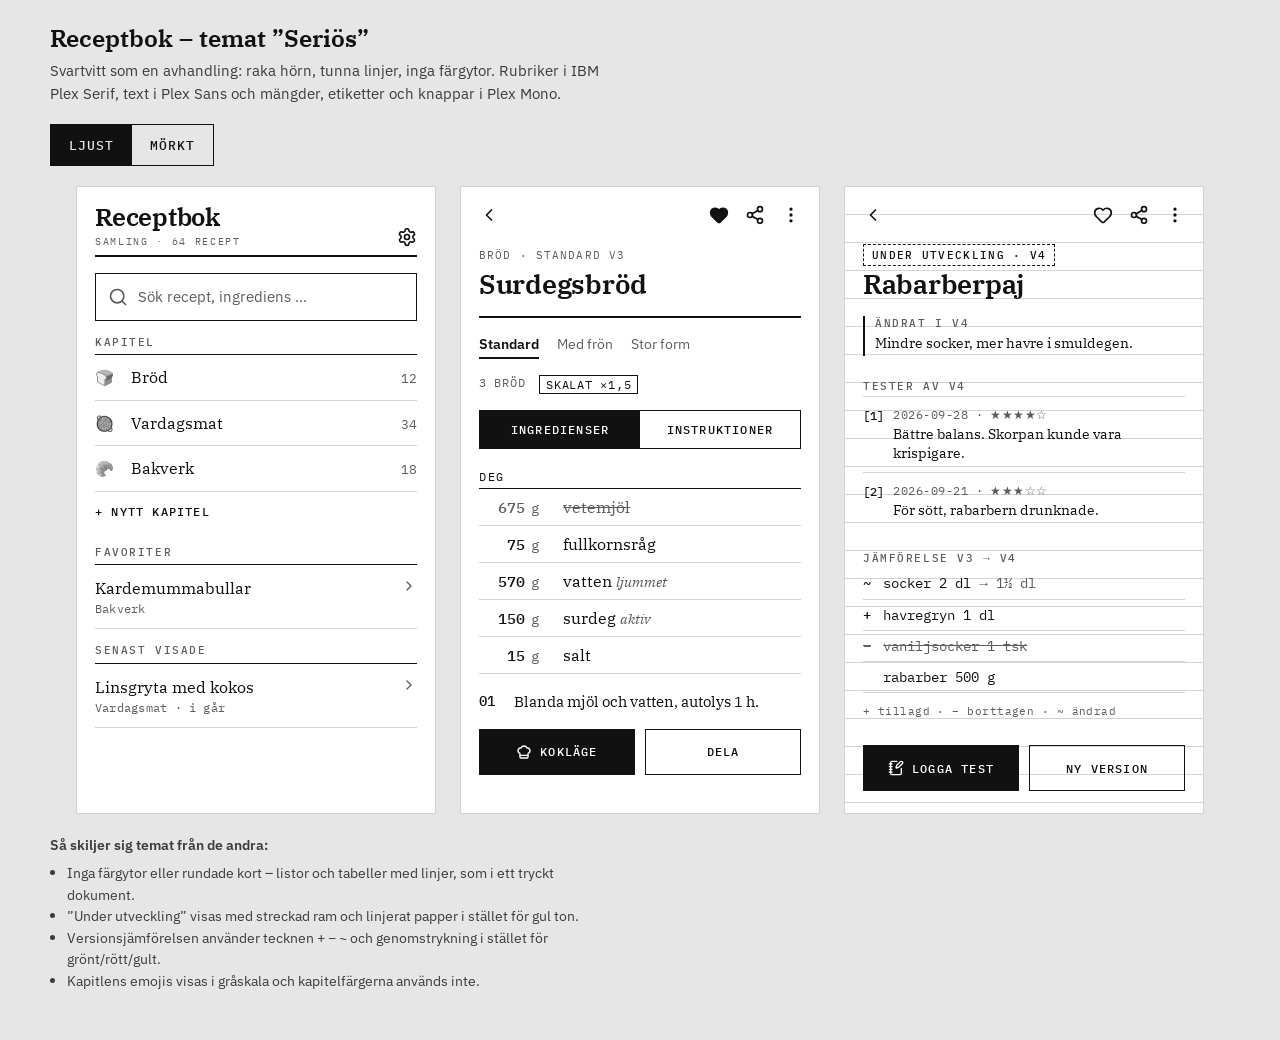
<file: design/serios.html>
<!doctype html>
<html lang="sv">
<head>
<meta charset="utf-8">
<meta name="viewport" content="width=device-width, initial-scale=1, viewport-fit=cover">
<title>Receptbok seriöst tema</title>
<style>
/* Provsida för temat "Seriös": svartvitt, raka hörn, tunna linjer, IBM Plex Serif/Sans/Mono.
   Tre skärmar: startsida, klart recept och recept under utveckling + versionsjämförelse. */
@font-face { font-family: "Plex Serif"; src: url("../fonts/ibm-plex-serif-latin-400-normal.woff2") format("woff2"); font-weight: 400; font-display: swap; }
@font-face { font-family: "Plex Serif"; src: url("../fonts/ibm-plex-serif-latin-600-normal.woff2") format("woff2"); font-weight: 600; font-display: swap; }
@font-face { font-family: "Plex Serif"; src: url("../fonts/ibm-plex-serif-latin-400-italic.woff2") format("woff2"); font-weight: 400; font-style: italic; font-display: swap; }
@font-face { font-family: "Plex Sans"; src: url("../fonts/ibm-plex-sans-latin-400-normal.woff2") format("woff2"); font-weight: 400; font-display: swap; }
@font-face { font-family: "Plex Sans"; src: url("../fonts/ibm-plex-sans-latin-600-normal.woff2") format("woff2"); font-weight: 600; font-display: swap; }
@font-face { font-family: "Plex Mono"; src: url("../fonts/ibm-plex-mono-latin-400-normal.woff2") format("woff2"); font-weight: 400; font-display: swap; }
@font-face { font-family: "Plex Mono"; src: url("../fonts/ibm-plex-mono-latin-500-normal.woff2") format("woff2"); font-weight: 500; font-display: swap; }

:root {
  --bg: #ffffff; --text: #111111; --muted: #5c5c5c; --rule: #111111; --hair: #d4d4d4; --fill: #f2f2f2; --inv-bg: #111111; --inv-text: #ffffff;
  --serif: "Plex Serif", Georgia, serif; --sans: "Plex Sans", system-ui, sans-serif; --mono: "Plex Mono", ui-monospace, monospace;
  --page: #e6e6e6; --page-text: #111111;
  color-scheme: light;
}
.stage[data-m="dark"] {
  --bg: #0f0f0f; --text: #ececec; --muted: #9a9a9a; --rule: #ececec; --hair: #333333; --fill: #1c1c1c; --inv-bg: #ececec; --inv-text: #0f0f0f;
  color-scheme: dark;
}
@media (prefers-color-scheme: dark) { :root:not([data-theme="light"]) { --page: #1a1a1a; --page-text: #ececec; color-scheme: dark; } }
:root[data-theme="dark"] { --page: #1a1a1a; --page-text: #ececec; color-scheme: dark; }

* { box-sizing: border-box; }
body { margin: 0; background: var(--page); color: var(--page-text); font: 400 16px/1.5 var(--sans); padding-inline: 16px; padding-block: 24px 48px; }
button { font: inherit; color: inherit; cursor: pointer; }
.wrap { max-width: 1180px; margin: 0 auto; display: grid; gap: 20px; }
.intro h1 { font: 600 1.5rem/1.2 var(--serif); margin: 0; }
.intro p { margin: 6px 0 0; font-size: .95rem; max-width: 62ch; opacity: .8; }
.modes { display: flex; gap: 0; border: 1px solid currentColor; width: max-content; }
.modes button { border: 0; background: none; min-height: 40px; padding: 0 18px; font: 500 .8rem var(--mono); letter-spacing: .08em; text-transform: uppercase; }
.modes button[aria-pressed="true"] { background: var(--page-text); color: var(--page); }

.stage { display: flex; flex-wrap: wrap; gap: 24px; justify-content: center; }
.phone { width: 100%; max-width: 360px; background: var(--bg); color: var(--text); border: 1px solid var(--hair); padding: 18px 18px 22px; display: grid; gap: 16px; align-content: start; transition: background .2s, color .2s; }
.icon { width: 20px; height: 20px; display: block; flex: none; }
.cap { font: 500 .7rem/1 var(--mono); letter-spacing: .14em; text-transform: uppercase; color: var(--muted); }

/* Startsida */
.masthead { display: flex; justify-content: space-between; align-items: flex-end; border-bottom: 2px solid var(--rule); padding-bottom: 8px; }
.wordmark { font: 600 1.55rem/1 var(--serif); letter-spacing: -.01em; }
.wordmark small { display: block; font: 400 .65rem/1 var(--mono); letter-spacing: .16em; text-transform: uppercase; color: var(--muted); margin-top: 6px; }
.search { display: flex; align-items: center; gap: 10px; min-height: 48px; padding: 0 12px; border: 1px solid var(--rule); font-size: .95rem; color: var(--muted); }
.sec { display: grid; gap: 0; }
.sec .cap { padding-bottom: 6px; border-bottom: 1px solid var(--rule); }
.line { display: grid; grid-template-columns: 1.6em 1fr auto; gap: 10px; align-items: baseline; padding: 11px 0; border-bottom: 1px solid var(--hair); }
.line .e { filter: grayscale(1); font-size: .95rem; }
.line b { font: 400 1.02rem/1.25 var(--serif); }
.line .n { font: 400 .8rem var(--mono); color: var(--muted); font-variant-numeric: tabular-nums; }
.line.rec { grid-template-columns: 1fr auto; }
.line.rec small { display: block; font: 400 .72rem/1.3 var(--mono); color: var(--muted); letter-spacing: .02em; margin-top: 2px; }
.line .chev { width: 16px; height: 16px; color: var(--muted); }
.addrow { font: 500 .75rem var(--mono); letter-spacing: .1em; text-transform: uppercase; padding: 12px 0; }

/* Recept */
.bar { display: flex; justify-content: space-between; }
.bar span { display: flex; gap: 16px; }
.fav { fill: currentColor; }
.ref { font: 400 .7rem/1.4 var(--mono); letter-spacing: .1em; text-transform: uppercase; color: var(--muted); }
.r-title { font: 600 1.7rem/1.12 var(--serif); margin: 4px 0 0; letter-spacing: -.01em; }
.rule2 { border: 0; border-top: 2px solid var(--rule); margin: 0; }
.variants { display: flex; gap: 18px; font: 400 .9rem var(--sans); }
.variants span { padding-bottom: 4px; color: var(--muted); }
.variants span.on { color: var(--text); font-weight: 600; border-bottom: 2px solid var(--rule); }
.meta { display: flex; gap: 14px; font: 400 .75rem var(--mono); text-transform: uppercase; letter-spacing: .06em; color: var(--muted); }
.meta .sc { color: var(--text); border: 1px solid var(--rule); padding: 1px 6px; }
.tabs { display: grid; grid-template-columns: 1fr 1fr; border: 1px solid var(--rule); font: 500 .75rem var(--mono); letter-spacing: .1em; text-transform: uppercase; text-align: center; }
.tabs span { padding: 11px 4px; }
.tabs span.on { background: var(--inv-bg); color: var(--inv-text); }
.grp { font: 400 .72rem var(--mono); letter-spacing: .14em; text-transform: uppercase; margin: 4px 0 0; padding-bottom: 4px; border-bottom: 1px solid var(--rule); }
table { width: 100%; border-collapse: collapse; }
td { padding: 8px 0; border-bottom: 1px solid var(--hair); vertical-align: baseline; }
td.a { width: 3.4em; text-align: right; font: 500 .95rem var(--mono); font-variant-numeric: tabular-nums; padding-right: 6px; }
td.u { width: 2.4em; font: 400 .85rem var(--mono); color: var(--muted); }
td.nm { font: 400 1rem var(--serif); }
td.nm i { font-size: .85rem; color: var(--muted); }
tr.done td { color: var(--muted); }
tr.done td.nm { text-decoration: line-through; }
.steps { display: grid; gap: 10px; margin: 0; padding: 0; list-style: none; }
.steps li { display: grid; grid-template-columns: 1.8em 1fr; gap: 8px; font: 400 .95rem/1.45 var(--serif); }
.steps li b { font: 500 .85rem/1.7 var(--mono); }
.btns { display: grid; grid-template-columns: 1fr 1fr; gap: 10px; }
.btn { min-height: 46px; display: flex; align-items: center; justify-content: center; gap: 8px; font: 500 .75rem var(--mono); letter-spacing: .1em; text-transform: uppercase; border: 1px solid var(--rule); }
.btn.p { background: var(--inv-bg); color: var(--inv-text); }
.btn .icon { width: 16px; height: 16px; }

/* Under utveckling: streckad ram i stället för färg */
.draft { border: 1px dashed var(--rule); padding: 3px 8px; font: 500 .68rem var(--mono); letter-spacing: .12em; text-transform: uppercase; width: max-content; }
.phone.dev { background-image: repeating-linear-gradient(var(--bg) 0 27px, var(--hair) 27px 28px); }
.note { border-left: 2px solid var(--rule); padding: 2px 0 2px 10px; font: 400 .9rem/1.45 var(--serif); }
.note .cap { display: block; margin-bottom: 4px; }
.fn { display: grid; grid-template-columns: 1.8em 1fr; gap: 6px; font: 400 .85rem/1.45 var(--serif); padding: 8px 0; border-top: 1px solid var(--hair); }
.fn b { font: 500 .75rem/1.9 var(--mono); }
.fn .d { font: 400 .72rem var(--mono); color: var(--muted); letter-spacing: .04em; }
.diff { font: 400 .9rem/1.4 var(--mono); }
.diff div { display: grid; grid-template-columns: 1.4em 1fr; padding: 5px 0; border-bottom: 1px solid var(--hair); }
.diff .m { font-weight: 500; }
.diff .rem { color: var(--muted); text-decoration: line-through; }
.diff .chg i { font-style: normal; color: var(--muted); }
.legend { font: 400 .7rem var(--mono); color: var(--muted); letter-spacing: .04em; }

.foot { font-size: .9rem; opacity: .8; max-width: 70ch; }
.foot ul { margin: 6px 0 0; padding-left: 1.2em; }
@media (max-width: 420px) { body { padding-inline: 10px; } }
</style>
</head>
<body>
<div class="wrap">
  <header class="intro">
    <h1>Receptbok – temat ”Seriös”</h1>
    <p>Svartvitt som en avhandling: raka hörn, tunna linjer, inga färgytor. Rubriker i IBM Plex Serif, text i Plex Sans och mängder, etiketter och knappar i Plex Mono.</p>
  </header>
  <div class="modes" role="group" aria-label="Ljust eller mörkt">
    <button type="button" data-mode="light" aria-pressed="true">Ljust</button>
    <button type="button" data-mode="dark" aria-pressed="false">Mörkt</button>
  </div>

  <section class="stage" id="stage" data-m="light">
    <!-- Startsida -->
    <div class="phone" aria-label="Startsida">
      <div class="masthead">
        <div class="wordmark">Receptbok<small>Samling · 64 recept</small></div>
        <span data-i="settings"></span>
      </div>
      <div class="search"><span data-i="search"></span>Sök recept, ingrediens …</div>
      <div class="sec">
        <span class="cap">Kapitel</span>
        <div class="line"><span class="e">🍞</span><b>Bröd</b><span class="n">12</span></div>
        <div class="line"><span class="e">🥘</span><b>Vardagsmat</b><span class="n">34</span></div>
        <div class="line"><span class="e">🥐</span><b>Bakverk</b><span class="n">18</span></div>
        <div class="addrow">+ Nytt kapitel</div>
      </div>
      <div class="sec">
        <span class="cap">Favoriter</span>
        <div class="line rec"><span><b>Kardemummabullar</b><small>Bakverk</small></span><span data-i="chevron-right" data-c="chev"></span></div>
      </div>
      <div class="sec">
        <span class="cap">Senast visade</span>
        <div class="line rec"><span><b>Linsgryta med kokos</b><small>Vardagsmat · i går</small></span><span data-i="chevron-right" data-c="chev"></span></div>
      </div>
    </div>

    <!-- Klart recept -->
    <div class="phone" aria-label="Receptvy">
      <div class="bar"><span data-i="chevron-left"></span><span><span data-i="heart" data-c="fav"></span><span data-i="share-2"></span><span data-i="ellipsis-vertical"></span></span></div>
      <div>
        <span class="ref">Bröd · Standard v3</span>
        <h2 class="r-title">Surdegsbröd</h2>
      </div>
      <hr class="rule2">
      <div class="variants"><span class="on">Standard</span><span>Med frön</span><span>Stor form</span></div>
      <div class="meta"><span>3 bröd</span><span class="sc">Skalat ×1,5</span></div>
      <div class="tabs"><span class="on">Ingredienser</span><span>Instruktioner</span></div>
      <div>
        <p class="grp">Deg</p>
        <table>
          <tr class="done"><td class="a">675</td><td class="u">g</td><td class="nm">vetemjöl</td></tr>
          <tr><td class="a">75</td><td class="u">g</td><td class="nm">fullkornsråg</td></tr>
          <tr><td class="a">570</td><td class="u">g</td><td class="nm">vatten <i>ljummet</i></td></tr>
          <tr><td class="a">150</td><td class="u">g</td><td class="nm">surdeg <i>aktiv</i></td></tr>
          <tr><td class="a">15</td><td class="u">g</td><td class="nm">salt</td></tr>
        </table>
      </div>
      <ol class="steps"><li><b>01</b><span>Blanda mjöl och vatten, autolys 1 h.</span></li></ol>
      <div class="btns"><span class="btn p"><span data-i="chef-hat"></span>Kokläge</span><span class="btn">Dela</span></div>
    </div>

    <!-- Under utveckling + jämförelse -->
    <div class="phone dev" aria-label="Recept under utveckling">
      <div class="bar"><span data-i="chevron-left"></span><span><span data-i="heart"></span><span data-i="share-2"></span><span data-i="ellipsis-vertical"></span></span></div>
      <div>
        <span class="draft">Under utveckling · v4</span>
        <h2 class="r-title">Rabarberpaj</h2>
      </div>
      <div class="note"><span class="cap">Ändrat i v4</span>Mindre socker, mer havre i smuldegen.</div>
      <div>
        <span class="cap">Tester av v4</span>
        <div class="fn"><b>[1]</b><span><span class="d">2026-09-28 · ★★★★☆</span><br>Bättre balans. Skorpan kunde vara krispigare.</span></div>
        <div class="fn"><b>[2]</b><span><span class="d">2026-09-21 · ★★★☆☆</span><br>För sött, rabarbern drunknade.</span></div>
      </div>
      <div>
        <span class="cap">Jämförelse v3 → v4</span>
        <div class="diff">
          <div class="chg"><span class="m">~</span><span>socker 2 dl <i>→ 1½ dl</i></span></div>
          <div class="add"><span class="m">+</span><span>havregryn 1 dl</span></div>
          <div class="rem"><span class="m">−</span><span>vaniljsocker 1 tsk</span></div>
          <div><span class="m"> </span><span>rabarber 500 g</span></div>
        </div>
        <p class="legend">+ tillagd · − borttagen · ~ ändrad</p>
      </div>
      <div class="btns"><span class="btn p"><span data-i="notebook-pen"></span>Logga test</span><span class="btn">Ny version</span></div>
    </div>
  </section>

  <section class="foot">
    <b>Så skiljer sig temat från de andra:</b>
    <ul>
      <li>Inga färgytor eller rundade kort – listor och tabeller med linjer, som i ett tryckt dokument.</li>
      <li>”Under utveckling” visas med streckad ram och linjerat papper i stället för gul ton.</li>
      <li>Versionsjämförelsen använder tecknen + − ~ och genomstrykning i stället för grönt/rött/gult.</li>
      <li>Kapitlens emojis visas i gråskala och kapitelfärgerna används inte.</li>
    </ul>
  </section>
</div>

<script type="module">
import { icon } from "../js/icons.js";
document.querySelectorAll("[data-i]").forEach(el => el.outerHTML = icon(el.dataset.i, el.dataset.c || ""));
const stage = document.getElementById("stage");
const set = m => { stage.dataset.m = m; document.querySelectorAll("[data-mode]").forEach(b => b.setAttribute("aria-pressed", b.dataset.mode === m)); };
document.querySelectorAll("[data-mode]").forEach(b => b.addEventListener("click", () => set(b.dataset.mode)));
if (matchMedia("(prefers-color-scheme: dark)").matches) set("dark");
</script>
</body>
</html>
</file>
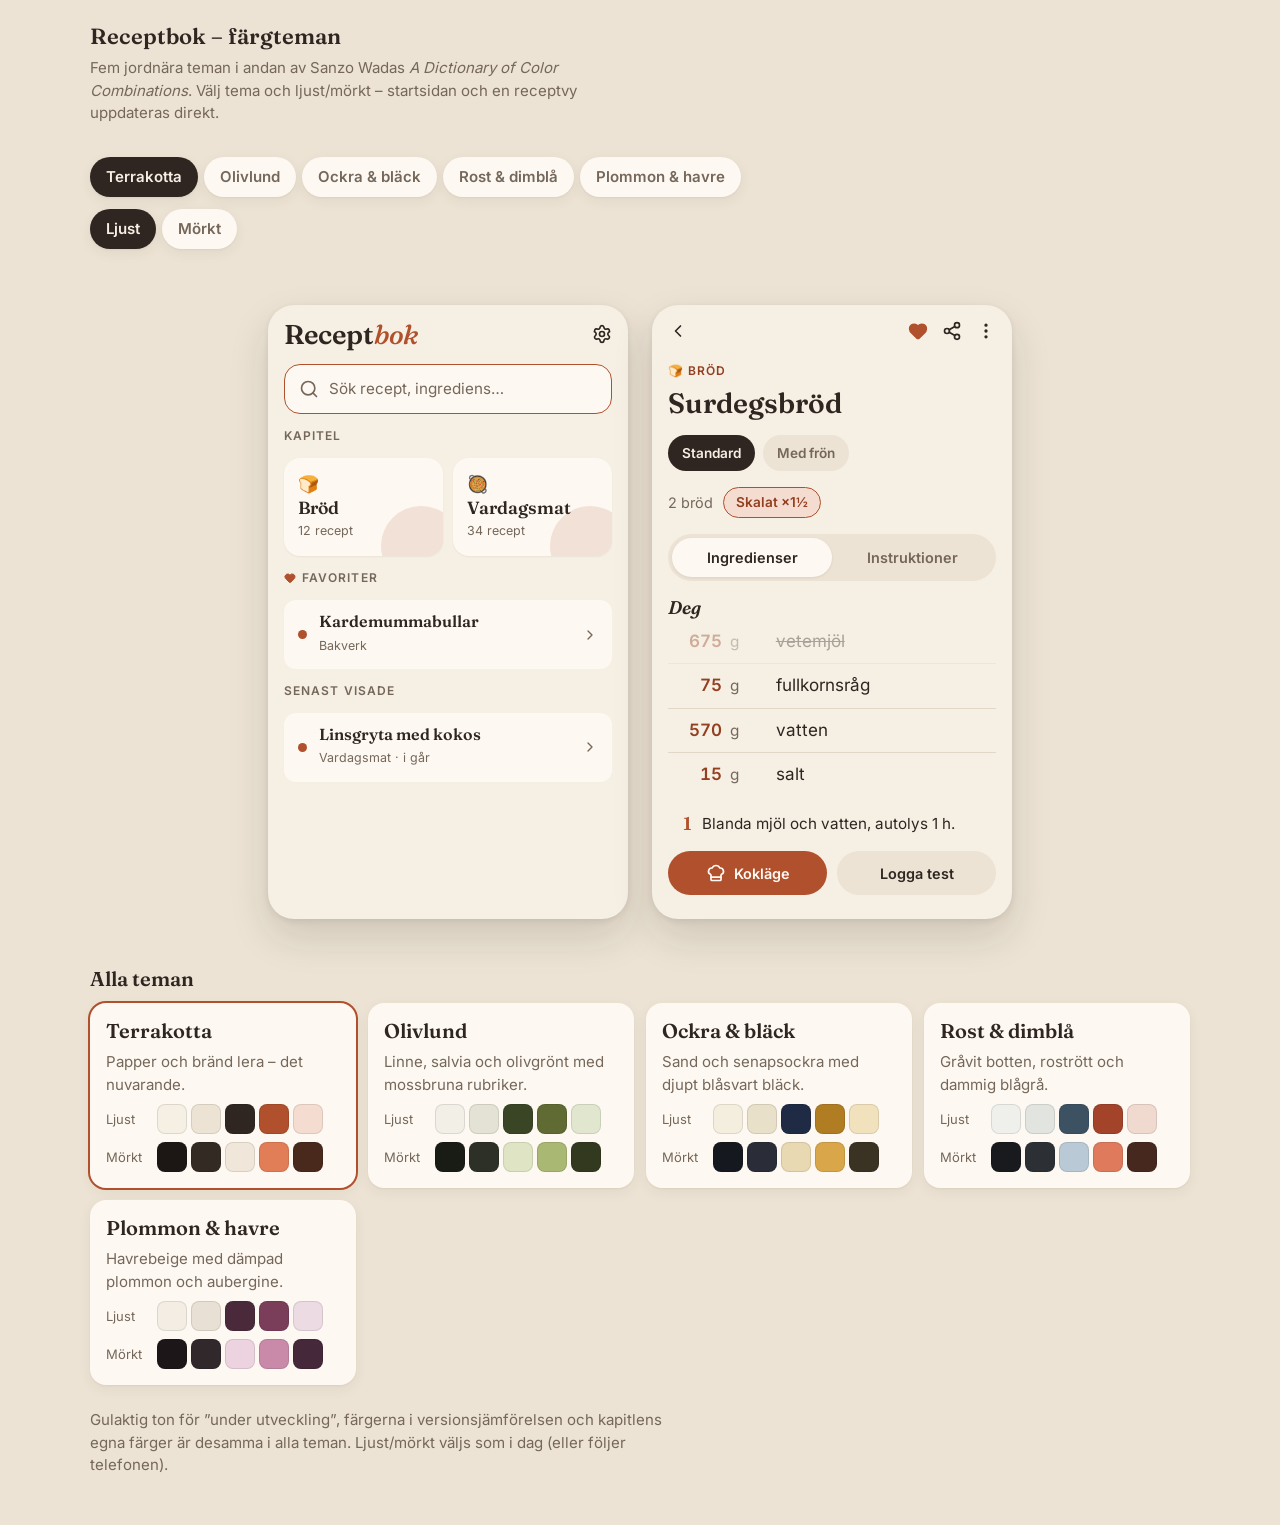
<file: design/teman.html>
<!doctype html>
<html lang="sv">
<head>
<meta charset="utf-8">
<meta name="viewport" content="width=device-width, initial-scale=1, viewport-fit=cover">
<title>Receptbok färgteman</title>
<link rel="stylesheet" href="../css/tokens.css">
<style>
/* Provsida för färgteman: välj tema och ljust/mörkt, se startsida och receptvy. Sidans egen ram följer tokens.css. */
* { box-sizing: border-box; }
body { margin: 0; background: var(--surface-2); color: var(--text); font: 400 var(--fs-base)/1.5 var(--font-sans); padding-inline: 16px; padding-block: var(--sp-5) var(--sp-7); }
button { font: inherit; color: inherit; cursor: pointer; }
.wrap { max-width: 1100px; margin: 0 auto; display: grid; gap: var(--sp-5); }
h1 { font: 600 var(--fs-xl)/1.15 var(--font-serif); margin: 0; }
.lead { margin: var(--sp-2) 0 0; color: var(--text-muted); font-size: var(--fs-sm); max-width: 60ch; }
.controls { display: grid; gap: var(--sp-3); position: sticky; top: 0; z-index: 5; background: var(--surface-2); padding-block: var(--sp-2); }
.seg { display: flex; flex-wrap: wrap; gap: 6px; }
.seg button { border: 0; border-radius: 999px; min-height: 40px; padding: 0 var(--sp-4); background: var(--surface); color: var(--text-muted); font-size: var(--fs-sm); font-weight: 600; box-shadow: var(--shadow); }
.seg button[aria-pressed="true"] { background: var(--text); color: var(--bg); }

/* --- Telefonerna --- */
.stage { display: flex; flex-wrap: wrap; gap: var(--sp-5); justify-content: center; padding: var(--sp-5) 0; border-radius: 28px; transition: background .25s; }
.phone { width: 100%; max-width: 360px; background: var(--bg); color: var(--text); border-radius: 26px; overflow: hidden; box-shadow: 0 2px 6px rgb(0 0 0 / .08), 0 18px 40px rgb(40 25 15 / .14); padding: var(--sp-4) var(--sp-4) var(--sp-5); display: grid; gap: var(--sp-4); align-content: start; transition: background .25s, color .25s; }
.phone * { transition: background-color .25s, color .25s, border-color .25s; }
.icon { width: 20px; height: 20px; display: block; flex: none; }
.p-head { display: flex; justify-content: space-between; align-items: center; }
.wordmark { font: 600 1.7rem/1 var(--font-serif); color: var(--title); }
.wordmark em { color: var(--accent); font-style: italic; font-weight: 500; }
.search { display: flex; align-items: center; gap: 10px; min-height: 50px; padding: 0 14px; border-radius: 16px; background: var(--surface); color: var(--text-muted); border: 1.5px solid var(--accent); font-size: .95rem; }
.label { font: 600 .75rem/1 var(--font-sans); letter-spacing: .09em; text-transform: uppercase; color: var(--text-muted); display: flex; align-items: center; gap: 6px; }
.label .icon { width: 12px; height: 12px; color: var(--accent); fill: currentColor; }
.chapters { display: grid; grid-template-columns: 1fr 1fr; gap: 10px; }
.ch { position: relative; overflow: hidden; background: var(--surface); border-radius: 16px; padding: 14px; min-height: 92px; display: grid; align-content: space-between; box-shadow: 0 1px 2px rgb(0 0 0 / .05); }
.ch::after { content: ""; position: absolute; right: -18px; bottom: -30px; width: 80px; height: 80px; border-radius: 50%; background: var(--accent); opacity: .14; }
.ch b { font: 600 1.1rem/1.1 var(--font-serif); color: var(--title); display: block; }
.ch small { color: var(--text-muted); font-size: .78rem; }
.row { display: flex; align-items: center; gap: 12px; background: var(--surface); border-radius: 12px; padding: 12px 14px; }
.row .dot { width: 9px; height: 9px; border-radius: 50%; background: var(--accent); flex: none; }
.row b { font: 600 1rem/1.2 var(--font-serif); color: var(--title); display: block; }
.row small { color: var(--text-muted); font-size: .78rem; }
.row .chev { margin-left: auto; color: var(--text-muted); width: 16px; height: 16px; }
.p-bar { display: flex; justify-content: space-between; color: var(--text); }
.p-bar span { display: flex; gap: 14px; }
.p-bar .fav { color: var(--accent); fill: currentColor; }
.kicker { font: 600 .75rem/1 var(--font-sans); letter-spacing: .08em; text-transform: uppercase; color: var(--accent-strong); }
.r-title { font: 600 1.75rem/1.1 var(--font-serif); margin: 6px 0 0; color: var(--title); }
.chips { display: flex; gap: 8px; }
.chips span { border-radius: 999px; padding: 8px 14px; font-size: .85rem; font-weight: 600; background: var(--surface-2); color: var(--text-muted); }
.chips span.on { background: var(--text); color: var(--bg); }
.meta { display: flex; gap: 10px; align-items: center; color: var(--text-muted); font-size: .9rem; }
.scale { border: 1.5px solid var(--accent); background: var(--accent-soft); color: var(--accent-strong); border-radius: 999px; padding: 4px 12px; font-weight: 600; font-size: .85rem; }
.tabs { display: grid; grid-template-columns: 1fr 1fr; background: var(--surface-2); border-radius: 999px; padding: 4px; font-size: .9rem; font-weight: 600; text-align: center; }
.tabs span { padding: 9px; border-radius: 999px; color: var(--text-muted); }
.tabs span.on { background: var(--surface); color: var(--text); box-shadow: 0 1px 3px rgb(0 0 0 / .08); }
.grp { font: 600 italic 1.15rem/1.2 var(--font-serif); color: var(--title); margin: 0; }
.ing { display: grid; grid-template-columns: 3.2em 2.2em 1fr; gap: 8px; align-items: baseline; padding: 9px 0; border-bottom: 1px solid var(--line); }
.ing:last-of-type { border-bottom: 0; }
.ing .a { text-align: right; font-weight: 600; font-variant-numeric: tabular-nums; }
.ing .a.sc { color: var(--accent-strong); }
.ing .u { color: var(--text-muted); font-size: .9em; }
.ing.done { opacity: .38; }
.ing.done .n { text-decoration: line-through; }
.btns { display: grid; grid-template-columns: 1fr 1fr; gap: 10px; }
.btn { min-height: 44px; border-radius: 999px; display: flex; align-items: center; justify-content: center; gap: 8px; font-weight: 600; font-size: .9rem; }
.btn-p { background: var(--accent); color: var(--accent-ink); }
.btn-q { background: var(--surface-2); color: var(--text); }
.step { display: grid; grid-template-columns: 1.6em 1fr; gap: 10px; font-size: .95rem; }
.step b { font: 600 1.15rem/1.2 var(--font-serif); color: var(--accent); text-align: right; }

/* --- Översikt --- */
.overview { display: grid; grid-template-columns: repeat(auto-fill, minmax(260px, 1fr)); gap: var(--sp-3); }
.tcard { text-align: left; border: 0; background: var(--surface); border-radius: var(--radius); padding: var(--sp-4); display: grid; gap: var(--sp-2); box-shadow: var(--shadow); }
.tcard[aria-pressed="true"] { box-shadow: 0 0 0 2px var(--accent), var(--shadow); }
.tname { font: 600 var(--fs-lg)/1.2 var(--font-serif); }
.tdesc { color: var(--text-muted); font-size: var(--fs-sm); }
.sw-row { display: flex; align-items: center; gap: 4px; }
.sw-label { width: 3.6em; font-size: var(--fs-xs); color: var(--text-muted); }
.sw { width: 30px; height: 30px; border-radius: 8px; box-shadow: inset 0 0 0 1px rgb(0 0 0 / .1); }
.note { color: var(--text-muted); font-size: var(--fs-sm); margin: 0; max-width: 65ch; }
@media (max-width: 420px) { body { padding-inline: 12px; } .phone { max-width: 100%; } }
.stage[data-t="terrakotta"][data-m="light"]{--bg:#f5efe4;--surface:#fdf9f2;--surface-2:#ece3d4;--text:#2f2621;--text-muted:#75675a;--line:#e2d6c4;--accent:#b0502c;--accent-strong:#933f20;--accent-ink:#fffaf4;--accent-soft:#f4ddd0;--title:#2f2621;color-scheme:light}
.stage[data-t="terrakotta"][data-m="dark"]{--bg:#1c1714;--surface:#26201b;--surface-2:#322a23;--text:#f0e6d9;--text-muted:#a99a8a;--line:#3b3129;--accent:#e27e57;--accent-strong:#f0956f;--accent-ink:#1c1714;--accent-soft:#48291c;--title:#f0e6d9;color-scheme:dark}
.stage[data-t="olivlund"][data-m="light"]{--bg:#f1efe6;--surface:#faf9f3;--surface-2:#e4e2d4;--text:#2c2e23;--text-muted:#666956;--line:#dad8c8;--accent:#5f6b33;--accent-strong:#4a5427;--accent-ink:#f8f8f0;--accent-soft:#e1e6cf;--title:#3a4526;color-scheme:light}
.stage[data-t="olivlund"][data-m="dark"]{--bg:#191b15;--surface:#22251d;--surface-2:#2d3026;--text:#e8e9dc;--text-muted:#a3a68f;--line:#363a2d;--accent:#a9b872;--accent-strong:#c0cd8a;--accent-ink:#191b15;--accent-soft:#33391f;--title:#dfe5c4;color-scheme:dark}
.stage[data-t="ockra"][data-m="light"]{--bg:#f4eedf;--surface:#fbf7ec;--surface-2:#e9e0c9;--text:#23283a;--text-muted:#62646e;--line:#e0d6bd;--accent:#b07d22;--accent-strong:#7e5a14;--accent-ink:#1d2333;--accent-soft:#f1e2bd;--title:#1f2a44;color-scheme:light}
.stage[data-t="ockra"][data-m="dark"]{--bg:#16181f;--surface:#1f222b;--surface-2:#2a2d37;--text:#ebe6d8;--text-muted:#a19d90;--line:#343743;--accent:#d9a64a;--accent-strong:#e8bb63;--accent-ink:#16181f;--accent-soft:#3a3222;--title:#e9d9b2;color-scheme:dark}
.stage[data-t="rost"][data-m="light"]{--bg:#eff0ec;--surface:#f9faf7;--surface-2:#e1e4df;--text:#2a2b2e;--text-muted:#62666c;--line:#d8dcd6;--accent:#a3432a;--accent-strong:#84351f;--accent-ink:#fdf9f5;--accent-soft:#f0d9cf;--title:#3c5263;color-scheme:light}
.stage[data-t="rost"][data-m="dark"]{--bg:#181a1d;--surface:#212428;--surface-2:#2c3035;--text:#e7e8e6;--text-muted:#9ea3a8;--line:#353a40;--accent:#df7a5c;--accent-strong:#ec9277;--accent-ink:#181a1d;--accent-soft:#46281f;--title:#b9cad6;color-scheme:dark}
.stage[data-t="plommon"][data-m="light"]{--bg:#f3ede4;--surface:#fbf8f2;--surface-2:#e8e0d4;--text:#2e2529;--text-muted:#6e6166;--line:#e0d5c8;--accent:#7a3e5b;--accent-strong:#5f2e46;--accent-ink:#fbf5f8;--accent-soft:#ecdbe3;--title:#4a2a3a;color-scheme:light}
.stage[data-t="plommon"][data-m="dark"]{--bg:#1c1619;--surface:#261e22;--surface-2:#31282c;--text:#efe4e7;--text-muted:#a8989e;--line:#3b3035;--accent:#c98aa9;--accent-strong:#dba3bf;--accent-ink:#1c1619;--accent-soft:#45283a;--title:#ecd3df;color-scheme:dark}
</style>
</head>
<body>
<div class="wrap">
  <header>
    <h1>Receptbok – färgteman</h1>
    <p class="lead">Fem jordnära teman i andan av Sanzo Wadas <i>A Dictionary of Color Combinations</i>. Välj tema och ljust/mörkt – startsidan och en receptvy uppdateras direkt.</p>
  </header>

  <div class="controls">
    <div class="seg" id="theme-seg" role="group" aria-label="Tema"><button type="button" data-pick="terrakotta" aria-pressed="false">Terrakotta</button><button type="button" data-pick="olivlund" aria-pressed="false">Olivlund</button><button type="button" data-pick="ockra" aria-pressed="false">Ockra & bläck</button><button type="button" data-pick="rost" aria-pressed="false">Rost & dimblå</button><button type="button" data-pick="plommon" aria-pressed="false">Plommon & havre</button></div>
    <div class="seg" id="mode-seg" role="group" aria-label="Ljust eller mörkt">
      <button type="button" data-mode="light" aria-pressed="true">Ljust</button>
      <button type="button" data-mode="dark" aria-pressed="false">Mörkt</button>
    </div>
  </div>

  <section class="stage" id="stage" data-t="terrakotta" data-m="light" aria-label="Förhandsvisning">
    <div class="phone" aria-label="Startsida">
      <div class="p-head"><span class="wordmark">Recept<em>bok</em></span><span data-i="settings"></span></div>
      <div class="search"><span data-i="search"></span>Sök recept, ingrediens…</div>
      <span class="label">Kapitel</span>
      <div class="chapters">
        <div class="ch"><span>🍞</span><span><b>Bröd</b><small>12 recept</small></span></div>
        <div class="ch"><span>🥘</span><span><b>Vardagsmat</b><small>34 recept</small></span></div>
      </div>
      <span class="label"><span data-i="heart"></span>Favoriter</span>
      <div class="row"><span class="dot"></span><span><b>Kardemummabullar</b><small>Bakverk</small></span><span data-i="chevron-right" data-c="chev"></span></div>
      <span class="label">Senast visade</span>
      <div class="row"><span class="dot"></span><span><b>Linsgryta med kokos</b><small>Vardagsmat · i går</small></span><span data-i="chevron-right" data-c="chev"></span></div>
    </div>

    <div class="phone" aria-label="Receptvy">
      <div class="p-bar"><span data-i="chevron-left"></span><span><span data-i="heart" data-c="fav"></span><span data-i="share-2"></span><span data-i="ellipsis-vertical"></span></span></div>
      <div><span class="kicker">🍞 Bröd</span><h2 class="r-title">Surdegsbröd</h2></div>
      <div class="chips"><span class="on">Standard</span><span>Med frön</span></div>
      <div class="meta"><span>2 bröd</span><span class="scale">Skalat ×1½</span></div>
      <div class="tabs"><span class="on">Ingredienser</span><span>Instruktioner</span></div>
      <div>
        <p class="grp">Deg</p>
        <div class="ing done"><span class="a sc">675</span><span class="u">g</span><span class="n">vetemjöl</span></div>
        <div class="ing"><span class="a sc">75</span><span class="u">g</span><span class="n">fullkornsråg</span></div>
        <div class="ing"><span class="a sc">570</span><span class="u">g</span><span class="n">vatten</span></div>
        <div class="ing"><span class="a sc">15</span><span class="u">g</span><span class="n">salt</span></div>
      </div>
      <div class="step"><b>1</b><span>Blanda mjöl och vatten, autolys 1 h.</span></div>
      <div class="btns"><span class="btn btn-p"><span data-i="chef-hat"></span>Kokläge</span><span class="btn btn-q">Logga test</span></div>
    </div>
  </section>

  <section>
    <h2 class="tname" style="margin:0 0 var(--sp-3)">Alla teman</h2>
    <div class="overview">
    <button type="button" class="tcard" data-pick="terrakotta" aria-pressed="false">
      <span class="tname">Terrakotta</span>
      <span class="tdesc">Papper och bränd lera – det nuvarande.</span>
      <span class="sw-row"><span class="sw-label">Ljust</span><span class="sw" style="background:#f5efe4"></span><span class="sw" style="background:#ece3d4"></span><span class="sw" style="background:#2f2621"></span><span class="sw" style="background:#b0502c"></span><span class="sw" style="background:#f4ddd0"></span></span>
      <span class="sw-row"><span class="sw-label">Mörkt</span><span class="sw" style="background:#1c1714"></span><span class="sw" style="background:#322a23"></span><span class="sw" style="background:#f0e6d9"></span><span class="sw" style="background:#e27e57"></span><span class="sw" style="background:#48291c"></span></span>
    </button>
    <button type="button" class="tcard" data-pick="olivlund" aria-pressed="false">
      <span class="tname">Olivlund</span>
      <span class="tdesc">Linne, salvia och olivgrönt med mossbruna rubriker.</span>
      <span class="sw-row"><span class="sw-label">Ljust</span><span class="sw" style="background:#f1efe6"></span><span class="sw" style="background:#e4e2d4"></span><span class="sw" style="background:#3a4526"></span><span class="sw" style="background:#5f6b33"></span><span class="sw" style="background:#e1e6cf"></span></span>
      <span class="sw-row"><span class="sw-label">Mörkt</span><span class="sw" style="background:#191b15"></span><span class="sw" style="background:#2d3026"></span><span class="sw" style="background:#dfe5c4"></span><span class="sw" style="background:#a9b872"></span><span class="sw" style="background:#33391f"></span></span>
    </button>
    <button type="button" class="tcard" data-pick="ockra" aria-pressed="false">
      <span class="tname">Ockra & bläck</span>
      <span class="tdesc">Sand och senapsockra med djupt blåsvart bläck.</span>
      <span class="sw-row"><span class="sw-label">Ljust</span><span class="sw" style="background:#f4eedf"></span><span class="sw" style="background:#e9e0c9"></span><span class="sw" style="background:#1f2a44"></span><span class="sw" style="background:#b07d22"></span><span class="sw" style="background:#f1e2bd"></span></span>
      <span class="sw-row"><span class="sw-label">Mörkt</span><span class="sw" style="background:#16181f"></span><span class="sw" style="background:#2a2d37"></span><span class="sw" style="background:#e9d9b2"></span><span class="sw" style="background:#d9a64a"></span><span class="sw" style="background:#3a3222"></span></span>
    </button>
    <button type="button" class="tcard" data-pick="rost" aria-pressed="false">
      <span class="tname">Rost & dimblå</span>
      <span class="tdesc">Gråvit botten, rostrött och dammig blågrå.</span>
      <span class="sw-row"><span class="sw-label">Ljust</span><span class="sw" style="background:#eff0ec"></span><span class="sw" style="background:#e1e4df"></span><span class="sw" style="background:#3c5263"></span><span class="sw" style="background:#a3432a"></span><span class="sw" style="background:#f0d9cf"></span></span>
      <span class="sw-row"><span class="sw-label">Mörkt</span><span class="sw" style="background:#181a1d"></span><span class="sw" style="background:#2c3035"></span><span class="sw" style="background:#b9cad6"></span><span class="sw" style="background:#df7a5c"></span><span class="sw" style="background:#46281f"></span></span>
    </button>
    <button type="button" class="tcard" data-pick="plommon" aria-pressed="false">
      <span class="tname">Plommon & havre</span>
      <span class="tdesc">Havrebeige med dämpad plommon och aubergine.</span>
      <span class="sw-row"><span class="sw-label">Ljust</span><span class="sw" style="background:#f3ede4"></span><span class="sw" style="background:#e8e0d4"></span><span class="sw" style="background:#4a2a3a"></span><span class="sw" style="background:#7a3e5b"></span><span class="sw" style="background:#ecdbe3"></span></span>
      <span class="sw-row"><span class="sw-label">Mörkt</span><span class="sw" style="background:#1c1619"></span><span class="sw" style="background:#31282c"></span><span class="sw" style="background:#ecd3df"></span><span class="sw" style="background:#c98aa9"></span><span class="sw" style="background:#45283a"></span></span>
    </button></div>
  </section>
  <p class="note">Gulaktig ton för ”under utveckling”, färgerna i versionsjämförelsen och kapitlens egna färger är desamma i alla teman. Ljust/mörkt väljs som i dag (eller följer telefonen).</p>
</div>

<script type="module">
import { icon } from "../js/icons.js";
document.querySelectorAll("[data-i]").forEach(el => el.outerHTML = icon(el.dataset.i, el.dataset.c || ""));
const stage = document.getElementById("stage");
const sync = () => {
  document.querySelectorAll("[data-pick]").forEach(b => b.setAttribute("aria-pressed", b.dataset.pick === stage.dataset.t));
  document.querySelectorAll("[data-mode]").forEach(b => b.setAttribute("aria-pressed", b.dataset.mode === stage.dataset.m));
};
document.addEventListener("click", e => {
  const p = e.target.closest("[data-pick]"), m = e.target.closest("[data-mode]");
  if (p) { stage.dataset.t = p.dataset.pick; if (p.classList.contains("tcard")) stage.scrollIntoView({ behavior: "smooth", block: "start" }); }
  if (m) stage.dataset.m = m.dataset.mode;
  sync();
});
if (matchMedia("(prefers-color-scheme: dark)").matches) stage.dataset.m = "dark";
sync();
</script>
</body>
</html>
</file>
<file: css/tokens.css>
/* Design tokens för Receptbok.
   Ändra färger, typsnitt, avstånd och radier här – allt annat utgår från dessa. */

@font-face {
  font-family: "Fraunces";
  src: url("../fonts/fraunces-latin-wght-normal.woff2") format("woff2");
  font-weight: 300 800;
  font-style: normal;
  font-display: swap;
}
@font-face {
  font-family: "Fraunces";
  src: url("../fonts/fraunces-latin-wght-italic.woff2") format("woff2");
  font-weight: 300 800;
  font-style: italic;
  font-display: swap;
}
@font-face {
  font-family: "Inter";
  src: url("../fonts/inter-latin-wght-normal.woff2") format("woff2");
  font-weight: 400 700;
  font-style: normal;
  font-display: swap;
}

:root {
  /* Färger – ljust läge: papper, varm mörk text, terrakotta */
  --bg: #f5efe4;
  --surface: #fdf9f2;
  --surface-2: #ece3d4;
  --text: #2f2621;
  --title: var(--text); /* rubriker – egen färg i vissa teman */
  --text-muted: #75675a;
  --line: #e2d6c4;
  --accent: #b0502c;
  --accent-strong: #933f20;
  --accent-ink: #fffaf4;
  --accent-soft: #f4ddd0;
  --success: #5e7a3a;
  --snack-action: #f0a07f;
  --danger: #a8322a;
  --diff-add: #4f6f2a;
  --diff-add-bg: #e6edd3;
  --diff-rem: #a8322a;
  --diff-rem-bg: #f6dcd6;
  --diff-chg: #7d6111;
  --diff-chg-bg: #f3e7bd;
  --shadow: 0 1px 2px rgb(70 45 25 / .06), 0 4px 14px rgb(70 45 25 / .06);

  /* "Under utveckling": anteckningsblock */
  --dev-bg: #fbf5df;
  --dev-line: #ece0b4;
  --dev-ink: #7d6111;
  --dev-soft: #f3e7bd;

  /* Kapitelfärger */
  --ch-terrakotta: #b0502c;
  --ch-oliv: #6b7a37;
  --ch-senap: #b08417;
  --ch-plommon: #84466a;
  --ch-skog: #3f6b5a;
  --ch-lera: #8a6248;

  /* Typografi */
  --font-serif: "Fraunces", "Iowan Old Style", Georgia, serif;
  --font-sans: "Inter", system-ui, -apple-system, "Segoe UI", Roboto, sans-serif;
  --font-mono: var(--font-sans); /* används av temat Seriös */
  --fs-xs: .8125rem;
  --fs-sm: .9375rem;
  --fs-base: 1.0625rem;
  --fs-lg: 1.25rem;
  --fs-xl: 1.375rem;
  --fs-2xl: clamp(1.5rem, 1rem + 2.6vw, 1.875rem);
  --fs-cook: 1.3125rem;
  --lh: 1.5;

  /* Avstånd och former */
  --sp-1: 4px;
  --sp-2: 8px;
  --sp-3: 12px;
  --sp-4: 16px;
  --sp-5: 24px;
  --sp-6: 32px;
  --sp-7: 48px;
  --radius-sm: 10px;
  --radius: 16px;
  --radius-lg: 22px;
  --tap: 44px;
  --dur: 180ms;

  color-scheme: light;
}

@media (prefers-color-scheme: dark) {
  :root:not([data-theme="light"]) {
    --bg: #1c1714;
    --surface: #26201b;
    --surface-2: #322a23;
    --text: #f0e6d9;
    --text-muted: #a99a8a;
    --line: #3b3129;
    --accent: #e27e57;
    --accent-strong: #f0956f;
    --accent-ink: #1c1714;
    --accent-soft: #48291c;
    --success: #9db86b;
    --snack-action: #a8441f;
    --danger: #f08b7c;
    --diff-add: #b4cc82;
    --diff-add-bg: #2e3520;
    --diff-rem: #f08b7c;
    --diff-rem-bg: #44241f;
    --diff-chg: #dcb75a;
    --diff-chg-bg: #3d3220;
    --shadow: 0 1px 2px rgb(0 0 0 / .25), 0 4px 14px rgb(0 0 0 / .2);
    --dev-bg: #29231a;
    --dev-line: #3a311f;
    --dev-ink: #dcb75a;
    --dev-soft: #3d3220;
    --ch-terrakotta: #e27e57;
    --ch-oliv: #a8b86a;
    --ch-senap: #dcb75a;
    --ch-plommon: #c98bb0;
    --ch-skog: #7fb39d;
    --ch-lera: #c49a7e;
    color-scheme: dark;
  }
}
:root[data-theme="dark"] {
  --bg: #1c1714;
  --surface: #26201b;
  --surface-2: #322a23;
  --text: #f0e6d9;
  --text-muted: #a99a8a;
  --line: #3b3129;
  --accent: #e27e57;
  --accent-strong: #f0956f;
  --accent-ink: #1c1714;
  --accent-soft: #48291c;
  --success: #9db86b;
  --snack-action: #a8441f;
  --danger: #f08b7c;
  --diff-add: #b4cc82;
  --diff-add-bg: #2e3520;
  --diff-rem: #f08b7c;
  --diff-rem-bg: #44241f;
  --diff-chg: #dcb75a;
  --diff-chg-bg: #3d3220;
  --shadow: 0 1px 2px rgb(0 0 0 / .25), 0 4px 14px rgb(0 0 0 / .2);
  --dev-bg: #29231a;
  --dev-line: #3a311f;
  --dev-ink: #dcb75a;
  --dev-soft: #3d3220;
  --ch-terrakotta: #e27e57;
  --ch-oliv: #a8b86a;
  --ch-senap: #dcb75a;
  --ch-plommon: #c98bb0;
  --ch-skog: #7fb39d;
  --ch-lera: #c49a7e;
  color-scheme: dark;
}

@media (prefers-reduced-motion: reduce) {
  :root { --dur: 0ms; }
}
</file>
<file: css/app.css>
/* Receptbok – appens utseende. Färger, typsnitt och avstånd kommer från tokens.css. */

*, *::before, *::after { box-sizing: border-box; }
html { -webkit-text-size-adjust: 100%; text-size-adjust: 100%; -webkit-tap-highlight-color: transparent; }
body {
  margin: 0;
  background: var(--bg);
  color: var(--text);
  font: 400 var(--fs-base)/var(--lh) var(--font-sans);
  overflow-x: hidden;
  overscroll-behavior-y: none;
}
button, input, select, textarea { font: inherit; color: inherit; }
button { cursor: pointer; }
a { color: inherit; text-decoration: none; }
h1, h2, h3 { overflow-wrap: break-word; hyphens: auto; }
[hidden] { display: none !important; }
.icon { width: 1.25em; height: 1.25em; flex: none; display: block; }
:focus-visible { outline: 2px solid var(--accent); outline-offset: 2px; border-radius: 6px; }
.sr-only { position: absolute; width: 1px; height: 1px; overflow: hidden; clip: rect(0 0 0 0); white-space: nowrap; }
.muted { color: var(--text-muted); }

.app { max-width: 600px; margin: 0 auto; min-height: 100dvh; }
.view { min-height: 100dvh; padding-bottom: calc(var(--sp-6) + env(safe-area-inset-bottom, 0px)); }
.page { padding: 0 var(--sp-4); }

/* ---------- Övergångar mellan vyer ---------- */
@media (prefers-reduced-motion: no-preference) {
  ::view-transition-old(root), ::view-transition-new(root) { animation-duration: 200ms; animation-timing-function: ease; }
  [data-nav="forward"]::view-transition-new(root) { animation-name: vt-in-right; }
  [data-nav="forward"]::view-transition-old(root) { animation-name: vt-fade-out; }
  [data-nav="back"]::view-transition-new(root) { animation-name: vt-in-left; }
  [data-nav="back"]::view-transition-old(root) { animation-name: vt-fade-out; }
  .view { animation: view-in var(--dur) ease; }
}
@keyframes vt-in-right { from { opacity: 0; transform: translateX(24px); } }
@keyframes vt-in-left { from { opacity: 0; transform: translateX(-24px); } }
@keyframes vt-fade-out { to { opacity: 0; } }
@keyframes view-in { from { opacity: .4; } }

/* ---------- Appbar och knappar ---------- */
.appbar {
  position: sticky; top: 0; z-index: 10;
  display: flex; align-items: center; gap: var(--sp-1);
  padding: calc(var(--sp-2) + env(safe-area-inset-top, 0px)) var(--sp-2) var(--sp-2);
  background: color-mix(in srgb, var(--bg) 92%, transparent);
  backdrop-filter: blur(8px);
}
.appbar .spacer { flex: 1; }
.icon-btn {
  width: var(--tap); height: var(--tap); flex: none; border-radius: 999px; border: 0; background: none;
  display: grid; place-items: center; color: var(--text); transition: background var(--dur);
}
.icon-btn:active { background: var(--surface-2); }
.icon-btn:disabled { opacity: .3; }
.icon-btn .icon { width: 22px; height: 22px; }

.btn {
  display: inline-flex; align-items: center; justify-content: center; gap: var(--sp-2);
  min-height: var(--tap); padding: 0 var(--sp-5); border-radius: 999px; border: 0;
  font-weight: 600; font-size: var(--fs-sm); text-align: center;
  transition: transform var(--dur), background var(--dur), filter var(--dur);
  -webkit-user-select: none; user-select: none;
}
.btn:active { transform: scale(.97); filter: brightness(.95); }
.btn .icon { width: 18px; height: 18px; }
.btn-primary { background: var(--accent); color: var(--accent-ink); }
.btn-quiet { background: var(--surface-2); color: var(--text); }
.btn-danger { background: transparent; color: var(--danger); box-shadow: inset 0 0 0 1.5px currentColor; }
.btn-small { min-height: 40px; padding: 0 var(--sp-4); }
.btn-wide { width: 100%; }
.text-btn { border: 0; background: none; color: var(--accent); font-weight: 600; font-size: var(--fs-sm); display: inline-flex; align-items: center; gap: 6px; min-height: var(--tap); padding: 0 var(--sp-2); }
.text-btn .icon { width: 16px; height: 16px; }

.section-title { font: 600 var(--fs-xs)/1 var(--font-sans); text-transform: uppercase; letter-spacing: .09em; color: var(--text-muted); margin: 0 0 var(--sp-3); }
.section-head { display: flex; align-items: center; justify-content: space-between; margin-bottom: var(--sp-1); }
.section-head .section-title { margin: 0; }

/* ---------- Startsida ---------- */
.home { padding-top: env(safe-area-inset-top, 0px); }
.home-head { display: flex; align-items: center; justify-content: space-between; padding: var(--sp-4) 0 var(--sp-3); }
.wordmark { font: 600 var(--fs-2xl)/1 var(--font-serif); letter-spacing: -.01em; margin: 0; font-variation-settings: "SOFT" 50; }
.wordmark em { color: var(--accent); font-style: italic; font-weight: 500; }
.home-head .icon-btn { margin-right: calc(var(--sp-2) * -1); }

.search { position: relative; margin-bottom: var(--sp-5); }
.search .search-icon { position: absolute; left: 16px; top: 50%; translate: 0 -50%; color: var(--text-muted); width: 20px; height: 20px; pointer-events: none; }
.search input {
  width: 100%; min-height: 54px; border-radius: var(--radius); border: 1.5px solid transparent;
  background: var(--surface); box-shadow: var(--shadow); padding: 0 52px 0 48px;
  font-size: var(--fs-base); outline: none; transition: border-color var(--dur); -webkit-appearance: none; appearance: none;
}
.search input::-webkit-search-cancel-button { display: none; }
.search input::placeholder { color: var(--text-muted); }
.search input:focus { border-color: var(--accent); }
.search-clear { position: absolute; right: 5px; top: 50%; translate: 0 -50%; color: var(--text-muted); }

.notice {
  display: flex; align-items: center; gap: var(--sp-3); margin-bottom: var(--sp-5);
  padding: var(--sp-3) var(--sp-4); border-radius: var(--radius-sm); background: var(--dev-soft); color: var(--text); font-size: var(--fs-sm);
}
.notice .icon { color: var(--dev-ink); }
.notice u { color: var(--dev-ink); text-underline-offset: 2px; font-weight: 600; }

.chapters { display: grid; grid-template-columns: repeat(auto-fill, minmax(140px, 1fr)); gap: var(--sp-3); margin: var(--sp-2) 0 var(--sp-6); }
.chapter {
  --c: var(--ch-terrakotta);
  position: relative; text-align: left; border: 0;
  background: var(--surface); border-radius: var(--radius); box-shadow: var(--shadow);
  padding: var(--sp-4); min-height: 104px; display: grid; align-content: space-between; gap: var(--sp-3);
  overflow: hidden; transition: transform var(--dur); min-width: 0;
}
.chapter:active { transform: scale(.98); }
.chapter::after { content: ""; position: absolute; inset: auto -20px -34px auto; width: 92px; height: 92px; border-radius: 50%; background: var(--c); opacity: .14; pointer-events: none; }
.chapter .emoji { font-size: 1.5rem; line-height: 1; min-height: 1.5rem; }
.chapter .name { font: 600 var(--fs-lg)/1.15 var(--font-serif); display: block; overflow-wrap: break-word; hyphens: auto; }
.chapter .count { font-size: var(--fs-xs); color: var(--text-muted); font-variant-numeric: tabular-nums; }
.chapter.add { background: none; box-shadow: none; border: 1.5px dashed var(--line); color: var(--text-muted); align-content: center; justify-items: center; font-size: var(--fs-sm); gap: var(--sp-2); }
.chapter.add::after { display: none; }

.rlist { display: grid; gap: var(--sp-2); margin-bottom: var(--sp-6); }
.rrow {
  --c: var(--ch-terrakotta);
  display: flex; align-items: center; gap: var(--sp-3); width: 100%;
  background: var(--surface); border-radius: var(--radius-sm); padding: var(--sp-3) var(--sp-2) var(--sp-3) var(--sp-4); min-height: 60px;
  transition: background var(--dur);
}
.rrow:active { background: var(--surface-2); }
.rrow .dot { width: 10px; height: 10px; border-radius: 50%; background: var(--c); flex: none; }
.rrow .txt { min-width: 0; flex: 1; display: grid; gap: 2px; }
.rrow .t { font: 600 var(--fs-base)/1.25 var(--font-serif); overflow: hidden; text-overflow: ellipsis; white-space: nowrap; }
.rrow .t mark { background: var(--accent-soft); color: inherit; border-radius: 3px; padding: 0 1px; }
.rrow .sub { font-size: var(--fs-xs); color: var(--text-muted); overflow: hidden; text-overflow: ellipsis; white-space: nowrap; }
.rrow .sub b { font-weight: 600; color: var(--text); }
.rrow .chev { color: var(--text-muted); width: 18px; height: 18px; }
.rrow.dev { background: var(--dev-bg); }

.badge { display: inline-flex; align-items: center; gap: 4px; font: 600 11px/1 var(--font-sans); letter-spacing: .04em; text-transform: uppercase; color: var(--dev-ink); background: var(--dev-soft); border-radius: 999px; padding: 5px 8px; white-space: nowrap; width: max-content; }
.badge .icon { width: 12px; height: 12px; }

.empty { text-align: center; padding: var(--sp-6) var(--sp-4); display: grid; gap: var(--sp-3); justify-items: center; }
.empty-icon { width: 56px; height: 56px; border-radius: 50%; display: grid; place-items: center; background: var(--accent-soft); color: var(--accent); }
.empty-icon .icon { width: 26px; height: 26px; }
.empty .big { font: 500 italic var(--fs-xl)/1.2 var(--font-serif); text-wrap: balance; }
.empty p { margin: 0; color: var(--text-muted); font-size: var(--fs-sm); max-width: 32ch; }
.empty .btn { margin-top: var(--sp-2); max-width: 100%; }

/* ---------- Kapitelsida ---------- */
.page-head { padding: var(--sp-1) 0 var(--sp-5); display: grid; gap: var(--sp-1); }
.page-emoji { font-size: 2rem; line-height: 1; }
.page-title { font: 600 var(--fs-2xl)/1.1 var(--font-serif); margin: 0; letter-spacing: -.01em; text-wrap: balance; }
.page-sub { margin: 0; color: var(--text-muted); font-size: var(--fs-sm); }
.chapter-page .page-head { border-left: 4px solid var(--c); padding-left: var(--sp-3); margin-bottom: var(--sp-5); padding-bottom: 0; }
.view-chapter { padding-bottom: calc(96px + env(safe-area-inset-bottom, 0px)); }
.bottom-bar {
  position: fixed; left: 0; right: 0; bottom: 0; z-index: 5;
  padding: var(--sp-3) var(--sp-4) calc(var(--sp-3) + env(safe-area-inset-bottom, 0px));
  background: linear-gradient(to top, var(--bg) 70%, transparent);
  max-width: 600px; margin: 0 auto;
}

/* ---------- Receptvy ---------- */
.recipe { transition: background var(--dur); }
.view-recipe:has(.is-dev), .view-cook:has(.is-dev) { background: var(--dev-bg); }
.view-recipe:has(.is-dev) .appbar { background: color-mix(in srgb, var(--dev-bg) 92%, transparent); }
.recipe-head { padding: 0 var(--sp-5) var(--sp-4); display: grid; gap: var(--sp-2); justify-items: start; }
.kicker { --c: var(--ch-lera); font-size: var(--fs-xs); font-weight: 600; letter-spacing: .08em; text-transform: uppercase; color: var(--c); }
.recipe-title { font: 600 var(--fs-2xl)/1.1 var(--font-serif); margin: 0; letter-spacing: -.01em; text-wrap: balance; font-variation-settings: "SOFT" 30; overflow-wrap: break-word; hyphens: auto; max-width: 100%; }
.meta { color: var(--text-muted); font-size: var(--fs-sm); display: flex; gap: var(--sp-2) var(--sp-4); flex-wrap: wrap; align-items: center; }
.meta > span { display: inline-flex; align-items: center; gap: 6px; }
.meta .icon { width: 16px; height: 16px; }
.desc { margin: var(--sp-1) 0 0; font: 400 italic var(--fs-base)/1.45 var(--font-serif); color: var(--text-muted); }

.seg { margin: 0 var(--sp-5) var(--sp-5); display: grid; grid-template-columns: 1fr 1fr; background: var(--surface-2); border-radius: 999px; padding: 4px; position: relative; }
.is-dev .seg { background: var(--dev-line); }
.seg button { border: 0; background: none; min-height: 40px; border-radius: 999px; font-weight: 600; font-size: var(--fs-sm); color: var(--text-muted); position: relative; z-index: 1; transition: color var(--dur); }
.seg button[aria-selected="true"] { color: var(--text); }
.seg .pill { position: absolute; top: 4px; bottom: 4px; left: 4px; width: calc(50% - 4px); border-radius: 999px; background: var(--surface); box-shadow: var(--shadow); transition: translate var(--dur) ease; }
.seg[data-tab="steps"] .pill { translate: 100% 0; }

.panel { padding: 0 var(--sp-5); }
.group-name { font: 600 italic var(--fs-lg)/1.2 var(--font-serif); margin: var(--sp-5) 0 var(--sp-1); }
.panel > .group-name:first-child { margin-top: 0; }
.ing { list-style: none; margin: 0; padding: 0; }
.ing li {
  display: grid; grid-template-columns: 3.4em 2.4em minmax(0, 1fr); column-gap: var(--sp-2); align-items: baseline;
  min-height: var(--tap); padding: 10px 0; border-bottom: 1px solid var(--line); cursor: pointer;
  transition: opacity var(--dur); -webkit-user-select: none; user-select: none;
}
.is-dev .ing li { border-bottom-color: var(--dev-line); }
.ing li:last-child { border-bottom: 0; }
.ing .amt { text-align: right; font-variant-numeric: tabular-nums; font-weight: 600; }
.ing .unit { color: var(--text-muted); font-size: .92em; overflow-wrap: anywhere; }
.ing .name { min-width: 0; overflow-wrap: break-word; }
.ing .note { color: var(--text-muted); font-size: .88em; }
.ing li.done, .steps li.done { opacity: .38; }
.ing li.done .name { text-decoration: line-through; text-decoration-thickness: 1.5px; }

.steps { list-style: none; margin: 0; padding: 0; display: grid; }
.steps li { display: grid; grid-template-columns: 1.8em minmax(0, 1fr); gap: var(--sp-3); padding: var(--sp-3) 0; cursor: pointer; transition: opacity var(--dur), background var(--dur); -webkit-user-select: none; user-select: none; }
.step-n { font: 600 var(--fs-lg)/1.25 var(--font-serif); color: var(--accent); text-align: right; font-variant-numeric: tabular-nums; }
.steps li.done .step-n { color: var(--success); }
.step-text { overflow-wrap: break-word; }

.recipe-actions { display: flex; gap: var(--sp-3); padding: var(--sp-5) var(--sp-5) 0; flex-wrap: wrap; }
.recipe-actions .btn { flex: 1; min-width: 130px; }

/* ---------- Kokläge ---------- */
.awake {
  position: sticky; top: 0; z-index: 11;
  margin: 0; display: flex; align-items: center; gap: var(--sp-2);
  padding: calc(var(--sp-2) + env(safe-area-inset-top, 0px)) var(--sp-4) var(--sp-2);
  background: var(--accent-soft); color: var(--accent-strong); font: 600 var(--fs-xs)/1.3 var(--font-sans);
}
.awake .icon { width: 16px; height: 16px; }
.awake .pulse { width: 8px; height: 8px; border-radius: 50%; background: var(--accent); margin-left: auto; flex: none; animation: pulse 2.4s ease-in-out infinite; }
.awake.off { background: var(--surface-2); color: var(--text-muted); cursor: pointer; }
.awake.off .pulse { animation: none; background: var(--text-muted); }
@keyframes pulse { 50% { opacity: .25; } }
@media (prefers-reduced-motion: reduce) { .awake .pulse { animation: none; } }
.view-cook .appbar { position: static; }
.cook .seg button { min-height: 48px; font-size: 1rem; }
.cook .panel { font-size: var(--fs-cook); }
.cook .ing li { grid-template-columns: 3.2em 2.2em minmax(0, 1fr); min-height: 56px; padding: 12px 0; line-height: 1.3; }
.cook .steps li { line-height: 1.45; grid-template-columns: 1.4em minmax(0, 1fr); padding: var(--sp-4) 0; border-bottom: 1px solid var(--line); }
.cook .step-n { font-size: 1.25em; line-height: 1.15; }
.cook .steps li.current { background: var(--surface); margin-inline: calc(var(--sp-3) * -1); padding-inline: var(--sp-3); border-radius: var(--radius-sm); border-bottom-color: transparent; box-shadow: var(--shadow); }
.cook .group-name { font-size: 1.1em; }
.exit-cook { margin: var(--sp-5) var(--sp-5) 0; width: calc(100% - 2 * var(--sp-5)); }

/* ---------- Formulär ---------- */
.field { display: grid; gap: 6px; margin-bottom: var(--sp-4); min-width: 0; }
.field-label { font-size: var(--fs-xs); font-weight: 600; color: var(--text-muted); letter-spacing: .02em; }
.field-label .opt { font-weight: 400; }
.field-row { display: grid; grid-template-columns: 1fr 1fr; gap: var(--sp-3); }
.input {
  width: 100%; min-height: var(--tap); border: 1.5px solid var(--line); border-radius: var(--radius-sm);
  background: var(--surface); padding: 8px 12px; font-size: var(--fs-base); outline: none;
  transition: border-color var(--dur); min-width: 0;
}
.input:focus { border-color: var(--accent); }
.input::placeholder { color: var(--text-muted); opacity: .8; }
.input.invalid { border-color: var(--danger); }
textarea.input { resize: none; line-height: 1.4; overflow: hidden; }
select.input { -webkit-appearance: none; appearance: none; padding-right: 32px;
  background-image: linear-gradient(45deg, transparent 50%, var(--text-muted) 50%), linear-gradient(135deg, var(--text-muted) 50%, transparent 50%);
  background-position: calc(100% - 18px) 55%, calc(100% - 13px) 55%; background-size: 5px 5px; background-repeat: no-repeat; }
.field-error { color: var(--danger); font-size: var(--fs-xs); margin: 0; }

/* ---------- Redigera ---------- */
.appbar-edit { gap: var(--sp-2); }
.saved { font-size: var(--fs-xs); color: var(--text-muted); display: inline-flex; align-items: center; gap: 4px; white-space: nowrap; }
.saved .icon { width: 14px; height: 14px; color: var(--success); }
.edit { padding-top: var(--sp-2); }
.title-input {
  width: 100%; border: 0; border-bottom: 1.5px solid var(--line); background: none; outline: none; resize: none; overflow: hidden;
  font: 600 var(--fs-2xl)/1.15 var(--font-serif); padding: var(--sp-2) 0; margin-bottom: var(--sp-5); color: var(--text);
}
.title-input:focus { border-bottom-color: var(--accent); }
.title-input::placeholder { color: var(--text-muted); opacity: .6; }
.ed-section { margin-top: 0; }
.ed-tabs { margin: var(--sp-5) 0 var(--sp-4); }
.ed-hint { margin: var(--sp-4) 0 0; font-size: var(--fs-xs); color: var(--text-muted); display: flex; align-items: center; gap: 2px; flex-wrap: wrap; }
.inline-icon { width: 14px; height: 14px; display: inline-block; }
.ed-heading { font: 600 var(--fs-xl)/1.2 var(--font-serif); margin: 0 0 var(--sp-3); }
.ed-list { display: grid; gap: var(--sp-2); }
.ed-empty { color: var(--text-muted); font-size: var(--fs-sm); margin: 0; }
.ed-row { background: var(--surface); border-radius: var(--radius-sm); padding: var(--sp-2); box-shadow: var(--shadow); }
.ed-row .input { background: var(--bg); border-color: transparent; }
.ed-row .input:focus { border-color: var(--accent); }
.ed-ing { display: grid; grid-template-columns: 4.2em 4em minmax(0, 1fr) var(--tap); gap: 6px; align-items: center; }
.ed-ing .name { grid-column: 3 / 5; }
.ed-ing .ed-menu { grid-column: 4; grid-row: 2; }
.ed-ing .amt { text-align: right; font-variant-numeric: tabular-nums; padding-inline: 6px; font-size: var(--fs-sm); }
.ed-ing .unit { padding-inline: 6px; font-size: var(--fs-sm); }
.ed-ing .note { grid-column: 1 / 4; grid-row: 2; min-height: 38px; font-size: var(--fs-sm); background: transparent; }
.ed-ing .amt-err { grid-column: 1 / -1; padding: 0 4px; }
.ed-group { display: grid; grid-template-columns: minmax(0, 1fr) var(--tap); gap: var(--sp-2); align-items: center; background: transparent; box-shadow: none; padding-inline: 0; margin-top: var(--sp-2); }
.ed-group .input { font: 600 italic var(--fs-lg) var(--font-serif); background: transparent; border-bottom: 1.5px solid var(--line); border-radius: 0; padding-inline: 0; }
.ed-step { display: grid; grid-template-columns: 1.6em minmax(0, 1fr) var(--tap); gap: 6px; align-items: start; }
.ed-step .step-n { padding-top: 9px; font-size: var(--fs-base); }
.ed-menu { color: var(--text-muted); touch-action: none; -webkit-touch-callout: none; -webkit-user-select: none; user-select: none; }
.ed-row { transition: transform var(--dur) ease, box-shadow var(--dur); }
.ed-list.sorting .ed-row { -webkit-user-select: none; user-select: none; }
.ed-row.dragging { transition: none; position: relative; z-index: 5; box-shadow: 0 10px 28px rgb(60 30 10 / .25); background: var(--surface); }
.ed-row.dragging .ed-menu { color: var(--accent); }
.ed-add { display: flex; flex-wrap: wrap; gap: var(--sp-2); margin-top: var(--sp-3); }
.paste-area { overflow: auto !important; min-height: 180px; font-size: var(--fs-sm); }

/* ---------- Inställningar ---------- */
.card { background: var(--surface); border-radius: var(--radius); box-shadow: var(--shadow); padding: var(--sp-5); margin-bottom: var(--sp-4); }
.card p { margin: 0 0 var(--sp-3); font-size: var(--fs-sm); }
.card-title { font: 600 var(--fs-lg)/1.2 var(--font-serif); margin: 0 0 var(--sp-3); display: flex; align-items: center; gap: var(--sp-2); }
.card-title .icon { color: var(--accent); }
.btn-col { display: grid; gap: var(--sp-2); }
.facts { display: grid; grid-template-columns: auto 1fr; gap: var(--sp-2) var(--sp-4); margin: 0; font-size: var(--fs-sm); }
.facts dt { color: var(--text-muted); }
.facts dd { margin: 0; font-variant-numeric: tabular-nums; }

.choice { display: grid; grid-template-columns: repeat(3, 1fr); gap: 4px; background: var(--surface-2); border-radius: 999px; padding: 4px; }
.choice button { border: 0; background: none; min-height: 40px; border-radius: 999px; font-size: var(--fs-sm); font-weight: 600; color: var(--text-muted); padding: 0 6px; }
.choice button[aria-checked="true"] { background: var(--surface); color: var(--text); box-shadow: var(--shadow); }

/* ---------- Bottenark ---------- */
.sheet-wrap { position: fixed; inset: 0; z-index: 50; display: flex; align-items: flex-end; justify-content: center; }
.sheet-backdrop { position: absolute; inset: 0; background: rgb(20 12 6 / .45); opacity: 0; transition: opacity var(--dur); }
.sheet {
  position: relative; width: 100%; max-width: 600px; max-height: 88dvh; overflow-y: auto; overscroll-behavior: contain;
  background: var(--surface); border-radius: var(--radius-lg) var(--radius-lg) 0 0;
  padding: var(--sp-2) var(--sp-5) calc(var(--sp-5) + env(safe-area-inset-bottom, 0px));
  transform: translateY(100%); transition: transform var(--dur) ease;
}
.sheet-wrap.open .sheet-backdrop { opacity: 1; }
.sheet-wrap.open .sheet { transform: none; }
.sheet-handle { width: 40px; height: 4px; border-radius: 4px; background: var(--line); margin: 0 auto var(--sp-3); }
.sheet-title { font: 600 var(--fs-xl)/1.2 var(--font-serif); margin: 0 0 var(--sp-4); text-wrap: balance; }
.sheet-text { margin: 0 0 var(--sp-3); color: var(--text-muted); font-size: var(--fs-sm); }
.sheet-actions { display: flex; flex-wrap: wrap; gap: var(--sp-2); margin-top: var(--sp-4); justify-content: flex-end; }
.sheet-actions .btn { flex: 1 1 auto; }
.menu-list { display: grid; margin: 0 calc(var(--sp-3) * -1); }
.menu-item {
  --c: var(--text-muted);
  display: flex; align-items: center; gap: var(--sp-3); width: 100%; min-height: 52px; padding: 0 var(--sp-3);
  border: 0; background: none; border-radius: var(--radius-sm); text-align: left; font-size: var(--fs-base);
}
.menu-item:active { background: var(--surface-2); }
.menu-item > .icon { color: var(--text-muted); }
.menu-item > span:not(.menu-emoji) { flex: 1; min-width: 0; }
.menu-item.danger, .menu-item.danger > .icon { color: var(--danger); }
.menu-item.current { font-weight: 600; }
.menu-item.current > .icon:last-child { color: var(--accent); }
.menu-sub { padding-left: calc(var(--sp-3) + 28px); min-height: 46px; font-size: var(--fs-sm); }
.menu-sub > .icon:first-child { width: 14px; height: 14px; color: var(--c); }
.menu-emoji { width: 28px; text-align: center; font-size: 1.2rem; flex: none; color: var(--c); }

.emoji-grid { display: grid; grid-template-columns: repeat(auto-fill, minmax(44px, 1fr)); gap: 4px; }
.emoji-opt { height: var(--tap); border: 0; border-radius: var(--radius-sm); background: var(--bg); font-size: 1.3rem; }
.emoji-opt.none { color: var(--text-muted); }
.emoji-opt[aria-checked="true"] { background: var(--accent-soft); box-shadow: inset 0 0 0 2px var(--accent); }
.swatches { display: flex; flex-wrap: wrap; gap: var(--sp-2); }
.swatch { width: var(--tap); height: var(--tap); border-radius: 50%; border: 0; background: var(--c); }
.swatch[aria-checked="true"] { box-shadow: 0 0 0 3px var(--surface), 0 0 0 5px var(--c); }

.sort-list { list-style: none; margin: 0; padding: 0; display: grid; gap: 2px; }
.sort-name { flex: 1; min-width: 0; overflow: hidden; text-overflow: ellipsis; white-space: nowrap; }

/* ---------- Snackbar och uppdateringsbanner ---------- */
.snackbar {
  position: fixed; left: var(--sp-4); right: var(--sp-4); bottom: calc(var(--sp-4) + env(safe-area-inset-bottom, 0px)); z-index: 60;
  max-width: 560px; margin: 0 auto;
  background: var(--text); color: var(--bg); border-radius: var(--radius-sm);
  padding: var(--sp-2) var(--sp-2) var(--sp-2) var(--sp-4); min-height: 52px;
  display: flex; align-items: center; justify-content: space-between; gap: var(--sp-2);
  font-size: var(--fs-sm); box-shadow: 0 8px 24px rgb(0 0 0 / .2);
  transform: translateY(150%); opacity: 0; transition: transform var(--dur) ease, opacity var(--dur);
  pointer-events: none;
}
.snackbar.show { transform: none; opacity: 1; pointer-events: auto; }
.snackbar button { border: 0; background: none; color: var(--snack-action); font-weight: 700; min-height: 40px; padding: 0 var(--sp-3); flex: none; }
.view-chapter ~ .snackbar, body:has(.bottom-bar) .snackbar { bottom: calc(80px + env(safe-area-inset-bottom, 0px)); }

.update-banner {
  position: fixed; left: 50%; translate: -50% 0; top: calc(var(--sp-2) + env(safe-area-inset-top, 0px)); z-index: 55;
  display: flex; align-items: center; gap: var(--sp-2); padding: 4px 4px 4px var(--sp-4);
  background: var(--surface); color: var(--text); border-radius: 999px; box-shadow: var(--shadow), 0 0 0 1px var(--line);
  font-size: var(--fs-sm); white-space: nowrap; max-width: calc(100% - 32px);
}
.update-banner button { border: 0; border-radius: 999px; background: var(--accent); color: var(--accent-ink); font-weight: 600; min-height: var(--tap); padding: 0 var(--sp-4); }

/* ---------- Fas 2: utveckling, testloggar, historik ---------- */
.appbar-title { font-weight: 600; font-size: var(--fs-sm); color: var(--text-muted); margin-left: var(--sp-1); }
.inline-icon { width: 14px; height: 14px; display: inline-block; vertical-align: -2px; flex: none; }
.ing li.static, .steps li.static { cursor: default; }

.devnote {
  display: grid; gap: 4px; width: calc(100% - 2 * var(--sp-5)); margin: 0 var(--sp-5) var(--sp-4); text-align: left;
  padding: var(--sp-3) var(--sp-4); border: 0; border-radius: var(--radius-sm); background: var(--dev-soft); color: var(--text); font-size: var(--fs-sm);
}
.devnote .h { display: flex; justify-content: space-between; gap: var(--sp-2); font-size: var(--fs-xs); color: var(--dev-ink); font-weight: 600; letter-spacing: .03em; text-transform: uppercase; }
.devnote-text { overflow-wrap: break-word; }
.changenote { margin: 0 var(--sp-5) var(--sp-4); font-size: var(--fs-sm); color: var(--text-muted); display: flex; gap: 6px; align-items: baseline; }
.recipe-head .changenote, .page-head .changenote { margin: var(--sp-1) 0 0; display: block; }
.changenote b { color: var(--text); font-weight: 600; }

.stars { color: var(--dev-ink); letter-spacing: 1px; white-space: nowrap; font-size: var(--fs-sm); }
.stars-off { opacity: .28; }

.recipe-actions .btn-quiet { flex: 1 1 40%; }
.is-dev .btn-quiet { background: var(--dev-line); }
.testlogs { margin: var(--sp-6) var(--sp-5) 0; padding-top: var(--sp-4); border-top: 1px dashed var(--dev-line); }
.readonly .testlogs { border-top-color: var(--line); }
.logs { display: grid; gap: var(--sp-2); }
.log {
  display: grid; gap: 4px; text-align: left; width: 100%; border: 0; font-size: var(--fs-sm);
  padding: var(--sp-3) var(--sp-4); border-radius: var(--radius-sm); background: var(--surface); color: var(--text);
}
.log-main { display: grid; gap: 4px; text-align: left; width: 100%; border: 0; background: none; padding: 0; color: inherit; font: inherit; }
button.log-main:active { opacity: .7; }
.log-head { display: flex; justify-content: space-between; gap: var(--sp-2); font-size: var(--fs-xs); color: var(--text-muted); font-weight: 600; }
.log-text { overflow-wrap: break-word; white-space: pre-line; }
.log-empty { font-size: var(--fs-sm); margin: 0; }

.star-row { display: flex; gap: 2px; }
.star-btn { width: var(--tap); height: var(--tap); border: 0; background: none; font-size: 1.7rem; line-height: 1; color: var(--line); padding: 0; }
.star-btn.on { color: var(--dev-ink); }
.log-input { overflow: auto !important; min-height: 100px; }

.edit-banner { display: flex; gap: var(--sp-2); align-items: flex-start; margin: 0 0 var(--sp-4); padding: var(--sp-3) var(--sp-4); border-radius: var(--radius-sm); background: var(--accent-soft); font-size: var(--fs-sm); }
.edit-banner .icon { color: var(--accent); width: 18px; height: 18px; margin-top: 2px; }
.prev-logs { background: var(--dev-bg); border-radius: var(--radius-sm); padding: 0 var(--sp-3); margin-bottom: var(--sp-3); box-shadow: inset 0 0 0 1px var(--dev-line); }
.prev-logs summary { min-height: var(--tap); display: flex; align-items: center; gap: var(--sp-2); font-weight: 600; font-size: var(--fs-sm); color: var(--dev-ink); cursor: pointer; list-style: none; }
.prev-logs summary::-webkit-details-marker { display: none; }
.prev-logs summary::after { content: "▾"; margin-left: auto; transition: transform var(--dur); }
.prev-logs:not([open]) summary::after { transform: rotate(-90deg); }
.prev-logs summary .icon { width: 18px; height: 18px; }
.prev-logs .logs, .prev-logs .log-empty { padding-bottom: var(--sp-3); }
.prev-logs .log { background: var(--surface); }
.changenote-field { margin-bottom: var(--sp-5); }

.badge-quiet { color: var(--text-muted); background: var(--surface-2); }
.ro-heading { font: 600 var(--fs-xl)/1.2 var(--font-serif); margin: var(--sp-6) 0 var(--sp-3); }
.panel > .ro-heading:first-child { margin-top: var(--sp-2); }

.compare-btn { margin-bottom: var(--sp-4); }
.vlist { list-style: none; margin: 0; padding: 0; display: grid; gap: var(--sp-2); }
.vrow { display: flex; align-items: center; gap: var(--sp-3); padding: var(--sp-3) var(--sp-2) var(--sp-3) var(--sp-4); background: var(--surface); border-radius: var(--radius-sm); min-height: 64px; }
.vrow:active { background: var(--surface-2); }
.vrow.current { box-shadow: inset 3px 0 0 var(--accent); }
.vnum { font: 600 var(--fs-xl)/1 var(--font-serif); color: var(--accent); min-width: 2.2em; font-variant-numeric: tabular-nums; }
.vtxt { flex: 1; min-width: 0; display: grid; gap: 2px; }
.vhead { display: flex; gap: var(--sp-2); align-items: center; font-size: var(--fs-xs); color: var(--text-muted); font-weight: 600; }
.vtag { display: inline-flex; align-items: center; gap: 3px; background: var(--accent-soft); color: var(--accent-strong); border-radius: 999px; padding: 2px 8px; }
.vtag .icon { width: 11px; height: 11px; }
.vnote { font-size: var(--fs-sm); overflow-wrap: break-word; }
.vstats { font-size: var(--fs-xs); color: var(--text-muted); }
.vrow .chev { color: var(--text-muted); width: 18px; height: 18px; }

.legend-row { display: flex; gap: var(--sp-2); flex-wrap: wrap; margin-bottom: var(--sp-2); }
.lg { font-size: var(--fs-xs); font-weight: 600; border-radius: 999px; padding: 3px 10px; }
.lg.added { background: var(--diff-add-bg); color: var(--diff-add); }
.lg.removed { background: var(--diff-rem-bg); color: var(--diff-rem); }
.lg.changed { background: var(--diff-chg-bg); color: var(--diff-chg); }
.dlist { list-style: none; margin: 0; padding: 0; display: grid; gap: 4px; }
ol.dlist { counter-reset: d; }
.d-row { padding: var(--sp-2) var(--sp-3); border-radius: var(--radius-sm); border-left: 3px solid transparent; overflow-wrap: break-word; }
.d-row.same { color: var(--text-muted); }
.d-row.added { background: var(--diff-add-bg); border-left-color: var(--diff-add); }
.d-row.removed { background: var(--diff-rem-bg); border-left-color: var(--diff-rem); text-decoration: line-through; text-decoration-color: var(--diff-rem); color: var(--text-muted); }
.d-row.changed { background: var(--diff-chg-bg); border-left-color: var(--diff-chg); }
.d-amt { font-weight: 600; font-variant-numeric: tabular-nums; }
.d-change { display: block; font-size: var(--fs-sm); color: var(--diff-chg); font-weight: 600; }
.d-tag { font-weight: 600; margin-right: var(--sp-2); }
.d-row del { display: block; color: var(--text-muted); text-decoration-color: var(--diff-rem); }
.d-row ins { display: block; text-decoration: none; }

/* ---------- Fas 3: varianter, skalning, foton ---------- */
.variant-chips { display: flex; flex-wrap: wrap; gap: var(--sp-2); margin: var(--sp-1) 0; }
.vchip {
  display: inline-flex; align-items: center; gap: 6px; min-height: 40px; padding: 0 var(--sp-4);
  border: 0; border-radius: 999px; background: var(--surface-2); color: var(--text-muted); font-weight: 600; font-size: var(--fs-sm);
  transition: background var(--dur), color var(--dur);
}
.is-dev .vchip { background: var(--dev-line); }
.vchip.on { background: var(--text); color: var(--bg); }
.vchip-dev { display: inline-flex; color: var(--dev-ink); }
.vchip.on .vchip-dev { color: inherit; opacity: .8; }
.vchip-dev .icon { width: 13px; height: 13px; }
.title-variant { font-style: italic; font-weight: 500; color: var(--text-muted); }
.edit-variant { margin: 0 0 var(--sp-2); font-size: var(--fs-sm); color: var(--text-muted); display: flex; align-items: center; gap: 6px; }
.edit-variant b { color: var(--text); }

.scale-chip {
  display: inline-flex; align-items: center; gap: 6px; min-height: 36px; padding: 0 var(--sp-3);
  border: 1.5px solid var(--line); border-radius: 999px; background: none; color: var(--text-muted); font-size: var(--fs-sm); font-weight: 600;
}
.scale-chip .icon { width: 15px; height: 15px; }
.scale-chip.on { border-color: var(--accent); background: var(--accent-soft); color: var(--accent-strong); }
.ing .amt.scaled { color: var(--accent-strong); }
.stepper { display: flex; align-items: center; gap: var(--sp-3); }
.stepper .icon-btn { background: var(--surface-2); font-size: 1.5rem; font-weight: 600; }
.stepper-val { font: 600 var(--fs-xl)/1 var(--font-serif); min-width: 2.5em; text-align: center; font-variant-numeric: tabular-nums; }
.choice-wrap { grid-template-columns: repeat(5, 1fr); border-radius: var(--radius-sm); }
.choice-wrap button { border-radius: 8px; }

.thumbs { display: flex; flex-wrap: wrap; gap: 6px; margin-top: var(--sp-2); }
.thumb { position: relative; width: 72px; height: 72px; border-radius: 10px; overflow: hidden; border: 0; padding: 0; background: var(--surface-2); flex: none; }
.thumb img { width: 100%; height: 100%; object-fit: cover; display: block; }
.thumb-del { position: absolute; top: 2px; right: 2px; width: 28px; height: 28px; border-radius: 50%; border: 0; display: grid; place-items: center; background: rgb(0 0 0 / .55); color: #fff; }
.thumb-del .icon { width: 16px; height: 16px; }
.add-photo { display: grid; place-items: center; align-content: center; gap: 2px; cursor: pointer; color: var(--text-muted); font-size: var(--fs-xs); font-weight: 600; border: 1.5px dashed var(--line); background: none; }
.add-photo .icon { width: 20px; height: 20px; }
.photo-edit.busy { opacity: .5; pointer-events: none; }
.photo-full { width: 100%; max-height: 72dvh; object-fit: contain; border-radius: var(--radius-sm); display: block; background: var(--surface-2); }

/* ---------- Nödläge (visas av index.html om appen inte startar) ---------- */
.rescue { max-width: 480px; margin: 0 auto; padding: calc(var(--sp-6) + env(safe-area-inset-top, 0px)) var(--sp-4) var(--sp-6); display: grid; gap: var(--sp-3); }
.rescue h1 { font: 600 var(--fs-xl)/1.2 var(--font-serif); margin: 0; }
.rescue p { margin: 0; font-size: var(--fs-sm); }
.rescue button { min-height: var(--tap); border: 0; border-radius: 999px; font-weight: 600; background: var(--surface-2); color: var(--text); }
.rescue #rescue-reload { background: var(--accent); color: var(--accent-ink); margin-top: var(--sp-2); }

/* ---------- Favoriter ---------- */
.fav-btn.on { color: var(--accent); }
.fav-btn.on .icon { fill: currentColor; }
.fav-icon { color: var(--accent); fill: currentColor; }
.section-title .inline-icon { width: 12px; height: 12px; vertical-align: -1px; }
.add-photo span { line-height: 1.1; }

/* ---------- Rubrikfärg (egen färg i vissa teman) ---------- */
.wordmark, .chapter .name, .rrow .t, .page-title, .recipe-title, .group-name, .ed-heading, .ro-heading,
.sheet-title, .card-title, .empty .big, .title-input, .vrow .vnote, .theme-name { color: var(--title); }
.text-btn { color: var(--accent-strong); }

/* ---------- Temaväljare ---------- */
.theme-grid { display: grid; grid-template-columns: repeat(auto-fill, minmax(118px, 1fr)); gap: var(--sp-2); margin-top: var(--sp-3); }
.theme-card {
  display: grid; gap: 6px; text-align: left; padding: var(--sp-3); border: 0; border-radius: var(--radius-sm);
  background: var(--bg); box-shadow: inset 0 0 0 1px var(--line); min-height: var(--tap);
}
.theme-card[aria-checked="true"] { box-shadow: inset 0 0 0 2px var(--accent); }
.theme-name { font: 600 var(--fs-sm)/1.2 var(--font-serif); display: flex; justify-content: space-between; gap: 4px; }
.theme-name .icon { width: 16px; height: 16px; color: var(--accent); }
.theme-sw { display: flex; gap: 3px; }
.theme-sw span { flex: 1; height: 22px; border-radius: 4px; box-shadow: inset 0 0 0 1px rgb(0 0 0 / .08); }
.theme-desc { font-size: var(--fs-xs); color: var(--text-muted); line-height: 1.35; }

/* ---------- Startsida: favoriter, under utveckling, senast visade ---------- */
.head-actions { display: flex; gap: 2px; margin-right: calc(var(--sp-2) * -1); }
.home-head .head-actions .icon-btn { margin: 0; }
.shelf {
  display: flex; gap: var(--sp-3); overflow-x: auto; scroll-snap-type: x mandatory; scrollbar-width: none;
  margin: 0 calc(var(--sp-4) * -1) var(--sp-6); padding: 2px var(--sp-4) var(--sp-2);
}
.shelf::-webkit-scrollbar { display: none; }
.shelf-card {
  --c: var(--ch-terrakotta);
  flex: 0 0 138px; scroll-snap-align: start; display: grid; gap: 4px; align-content: start;
  padding: var(--sp-3); min-height: 112px; border-radius: var(--radius); background: var(--surface); box-shadow: var(--shadow);
  border-top: 3px solid var(--c); transition: transform var(--dur);
}
.shelf-card:active { transform: scale(.97); }
.shelf-emoji { font-size: 1.35rem; line-height: 1; margin-bottom: 2px; }
.shelf-title { font: 600 var(--fs-base)/1.2 var(--font-serif); color: var(--title); overflow-wrap: break-word; hyphens: auto;
  display: -webkit-box; -webkit-line-clamp: 3; -webkit-box-orient: vertical; overflow: hidden; }
.shelf-sub { font-size: var(--fs-xs); color: var(--text-muted); }

.dev-icon { color: var(--dev-ink); }
.devlist { margin-bottom: var(--sp-6); border-radius: var(--radius-sm); background: var(--dev-bg); box-shadow: inset 0 0 0 1px var(--dev-line); overflow: hidden; }
.devrow { display: flex; align-items: baseline; justify-content: space-between; gap: var(--sp-3); min-height: var(--tap); padding: 11px var(--sp-4); }
.devrow + .devrow { border-top: 1px solid var(--dev-line); }
.devrow:active { background: var(--dev-soft); }
.devrow-title { font: 600 var(--fs-sm)/1.3 var(--font-serif); color: var(--title); min-width: 0; overflow: hidden; text-overflow: ellipsis; white-space: nowrap; }
.devrow-meta { font-size: var(--fs-xs); color: var(--dev-ink); white-space: nowrap; font-variant-numeric: tabular-nums; }

.recent { margin-bottom: var(--sp-6); }
.recent > summary { list-style: none; cursor: pointer; display: flex; align-items: center; gap: 6px; min-height: var(--tap); margin: 0; }
.recent > summary::-webkit-details-marker { display: none; }
.recent-chev { margin-left: auto; display: inline-flex; transition: transform var(--dur); }
.recent-chev .icon { width: 16px; height: 16px; }
.recent[open] .recent-chev { transform: rotate(180deg); }
.recent .rlist, .recent .devlist { margin: var(--sp-2) 0 0; }
.section-title .inline-icon { width: 12px; height: 12px; vertical-align: -1px; }

/* ---------- Inköpslistor ---------- */
.lists-home { padding-top: 0; }
.list-grid { display: grid; grid-template-columns: repeat(auto-fill, minmax(150px, 1fr)); gap: var(--sp-3); margin: var(--sp-2) 0 var(--sp-6); }
.list-card {
  /* Kolumn: titel och varor uppifrån, förloppsraden, antal och plus alltid längst ner i kortet. */
  display: flex; flex-direction: column; gap: 6px; min-height: 116px; padding: var(--sp-4) 14px; border: 0; text-align: left;
  background: var(--surface); border-radius: var(--radius); box-shadow: var(--shadow); min-width: 0; transition: transform var(--dur);
}
.list-card:active { transform: scale(.98); }
.list-card.pinned { box-shadow: var(--shadow), inset 0 3px 0 var(--accent); }
.list-card-head { display: flex; justify-content: space-between; gap: 4px; align-items: start; }
.list-title { font: 600 1.08rem/1.15 var(--font-serif); color: var(--title); overflow-wrap: break-word; hyphens: manual; min-width: 0; }
.pin-icon { width: 13px; height: 13px; color: var(--accent); flex: none; display: inline-block; vertical-align: -2px; margin-right: 4px; }
.list-sub { font: italic 400 var(--fs-sm)/1.3 var(--font-serif); color: var(--text-muted); }
.list-progress { display: block; height: 4px; border-radius: 4px; background: var(--surface-2); overflow: hidden; margin-top: auto; }
.list-progress span { display: block; height: 100%; background: var(--accent); border-radius: inherit; }
.list-peek { display: grid; gap: 1px; margin: 2px 0 4px; font-size: var(--fs-xs); line-height: 1.35; color: var(--text-muted); }
.list-peek span { overflow: hidden; text-overflow: ellipsis; white-space: nowrap; }
.list-count { font-size: var(--fs-xs); color: var(--text-muted); font-variant-numeric: tabular-nums; }
.list-card.add { background: none; box-shadow: none; border: 1.5px dashed var(--line); color: var(--text-muted); justify-content: center; align-items: center; font-size: var(--fs-sm); }
.archive-list { display: grid; margin-top: var(--sp-2); border-top: 1px solid var(--line); }
.archive-row { display: flex; justify-content: space-between; align-items: baseline; gap: var(--sp-3); min-height: var(--tap); padding: 10px 2px; border-bottom: 1px solid var(--line); }
.archive-title { font: 600 var(--fs-sm)/1.3 var(--font-serif); color: var(--title); min-width: 0; overflow: hidden; text-overflow: ellipsis; white-space: nowrap; }
.archive-title i { font-weight: 400; color: var(--text-muted); }
.archive-date { font-size: var(--fs-xs); color: var(--text-muted); white-space: nowrap; font-variant-numeric: tabular-nums; }

.input-italic { font-style: italic; font-family: var(--font-serif); }
.check-row { display: flex; gap: var(--sp-3); align-items: flex-start; margin: 0 0 var(--sp-4); font-size: var(--fs-sm); cursor: pointer; }
.check-row input { width: 22px; height: 22px; margin: 2px 0 0; accent-color: var(--accent); flex: none; }

.awake-quiet { background: var(--surface-2); color: var(--text-muted); }
.awake-quiet .icon { color: var(--accent); }
.view-list .appbar { position: static; }
.shop { padding-bottom: var(--sp-6); }
.shop-head { display: grid; gap: 4px; justify-items: start; margin-bottom: var(--sp-4); }
.shop-title { font: 600 var(--fs-2xl)/1.1 var(--font-serif); margin: 0; color: var(--title); text-wrap: balance; overflow-wrap: break-word; max-width: 100%; }
.shop-sub { font: italic 400 var(--fs-base)/1.35 var(--font-serif); color: var(--text-muted); margin: 0; }
.shop-count { margin: var(--sp-1) 0 0; font-size: var(--fs-sm); color: var(--text-muted); font-variant-numeric: tabular-nums; }
.shop-count b { color: var(--accent-strong); font-size: 1.1em; }
.shop-group { font: 600 italic var(--fs-lg)/1.2 var(--font-serif); color: var(--title); margin: var(--sp-5) 0 var(--sp-1); }
.shop-items { list-style: none; margin: 0; padding: 0; }
.shop-item {
  display: flex; align-items: center; gap: var(--sp-3); min-height: 56px; padding: 10px 0; border-bottom: 1px solid var(--line);
  font-size: var(--fs-cook); line-height: 1.3; cursor: pointer; -webkit-user-select: none; user-select: none; transition: opacity var(--dur);
}
.shop-box { width: 26px; height: 26px; flex: none; border: 2px solid var(--text-muted); border-radius: 7px; display: grid; place-items: center; color: var(--bg); transition: background var(--dur), border-color var(--dur); }
.shop-box .icon { width: 18px; height: 18px; }
.shop-text { flex: 1; min-width: 0; overflow-wrap: break-word; }
.li-amt { font-weight: 600; font-variant-numeric: tabular-nums; }
.shop-item.done { opacity: .2; }
.shop-item.done .shop-text { text-decoration: line-through; text-decoration-thickness: 1.5px; }
.shop-item.done .li-amt { font-weight: 400; }
.shop-item.done .shop-box { background: var(--text-muted); border-color: var(--text-muted); }
.keep-icon { color: var(--accent); display: inline-flex; flex: none; }
.keep-icon .icon { width: 15px; height: 15px; }
.shop-empty { margin: var(--sp-4) 0; }
.shop-actions { display: grid; gap: var(--sp-2); margin-top: var(--sp-5); }
.quick-add { display: flex; gap: var(--sp-2); align-items: center; margin-top: var(--sp-5); }
.quick-add .input { flex: 1; min-height: 50px; font-size: var(--fs-base); }
.qa-btn { background: var(--accent); color: var(--accent-ink); }
.qa-btn:active { background: var(--accent-strong); }
.qa-hint { font-size: var(--fs-xs); color: var(--text-muted); margin: var(--sp-2) 0 0; }
.ed-li { display: grid; grid-template-columns: minmax(0, 1fr) auto var(--tap); gap: 6px; align-items: center; }

/* ---------- Kapitelkort som etiketter (alla teman): tunn inre ram, centrerad text ---------- */
.chapter {
  justify-items: center; text-align: center; gap: 6px;
  box-shadow: inset 0 0 0 6px var(--surface), inset 0 0 0 7px var(--line), var(--shadow);
  /* Ikon överst och antal nederst på samma höjd i alla kort; namnet centreras i en yta för två rader. */
  grid-template-rows: auto 1fr auto; grid-template-columns: minmax(0, 1fr); align-content: stretch;
}
.chapter .name { display: flex; align-items: center; justify-content: center; max-width: 100%; overflow-wrap: normal; hyphens: manual; }
.chapter .count { align-self: end; }
.chapter::after { display: none; }
.chapter .count { display: block; margin-top: 4px; text-transform: uppercase; letter-spacing: .08em; font-weight: 700; font-size: .7rem; }
.chapter.add { box-shadow: none; grid-template-rows: none; align-content: center; }

/* ---------- Favoriter: två i bredd ---------- */
.shelf { display: grid; grid-template-columns: 1fr 1fr; gap: var(--sp-3); overflow: visible; margin: var(--sp-2) 0 var(--sp-6); padding: 0; scroll-snap-type: none; }
.shelf-card { flex: none; min-height: 84px; align-content: space-between; padding: var(--sp-3) var(--sp-4); }
.shelf-title { font-size: 1.1rem; line-height: 1.15; -webkit-line-clamp: 3; overflow-wrap: normal; }

/* Långtryck för att sortera: ingen textmarkering eller länkmeny */
:is(.chapter, .shelf-card, .list-card) { -webkit-touch-callout: none; -webkit-user-select: none; user-select: none; }

/* ---------- Dra rutor direkt i rutnätet ---------- */
.grid-dragging { position: relative; z-index: 20; box-shadow: 0 14px 34px rgb(0 0 0 / .22) !important; transition: none !important; cursor: grabbing; }
.grid-sorting { touch-action: none; }
.grid-sorting :is(.chapter, .shelf-card, .list-card, .cgroup):not(.grid-dragging) { transition: transform 180ms ease; }

/* ---------- Lägg i inköpslista ---------- */
.pick-head { display: flex; align-items: center; justify-content: space-between; gap: var(--sp-3); }
.link-btn { border: 0; background: none; color: var(--accent); font: inherit; font-size: var(--fs-sm); font-weight: 600; min-height: 44px; padding: 0 var(--sp-2); margin-right: calc(var(--sp-2) * -1); }
.pick-label { margin: var(--sp-5) 0 var(--sp-1); }
.pick-list { display: grid; }
.pick-group { margin: var(--sp-3) 0 0; font-size: var(--fs-xs); font-weight: 600; color: var(--text-muted); }
.pick-row { display: flex; align-items: center; gap: var(--sp-3); min-height: 44px; font-size: var(--fs-sm); cursor: pointer; border-bottom: 1px solid var(--line); }
.pick-row:last-child { border-bottom: 0; }
.pick-row input { width: 22px; height: 22px; margin: 0; accent-color: var(--accent); flex: none; }
.pick-row > span { min-width: 0; overflow-wrap: anywhere; padding: var(--sp-2) 0; }
.pick-row .inline-icon { color: var(--text-muted); }

/* ---------- Grupper i kapitel ---------- */
.cgroups { display: grid; gap: var(--sp-2); }
.cgroup { background: var(--bg); border-radius: var(--radius); }
.cgroup-head { display: flex; align-items: center; gap: var(--sp-1); border-bottom: 1px solid var(--line); margin-bottom: var(--sp-3); -webkit-touch-callout: none; -webkit-user-select: none; user-select: none; }
.cgroup-toggle { flex: 1; min-width: 0; display: flex; align-items: center; gap: var(--sp-2); min-height: var(--tap); padding: 0; border: 0; background: none; color: var(--title); text-align: left; }
.cgroup-name { font: 600 var(--fs-lg)/1.2 var(--font-serif); min-width: 0; overflow-wrap: anywhere; }
.cgroup-count { font-size: var(--fs-xs); font-weight: 600; color: var(--text-muted); background: var(--surface-2); border-radius: 999px; padding: 1px 8px; font-variant-numeric: tabular-nums; }
.cgroup-chev { width: 18px; height: 18px; color: var(--text-muted); margin-left: auto; transition: transform var(--dur); }
.cgroup.collapsed .cgroup-chev { transform: rotate(-90deg); }
.cgroup.collapsed .cgroup-head { margin-bottom: var(--sp-2); }
.cgroup-empty { margin: 0 0 var(--sp-6); font-size: var(--fs-sm); color: var(--text-muted); }

/* ---------- Spara som PDF ---------- */
.pdf-section { margin-top: var(--sp-2); }
.pick-chapter > span { font-size: var(--fs-base); }
.pick-indent { padding-left: var(--sp-5); }
#print-root { display: none; }
@media print {
  @page { margin: 18mm 16mm; }
  html.printing body > *:not(#print-root) { display: none !important; }
  html.printing, html.printing body { background: #fff !important; color: #000 !important; }
  html.printing #print-root { display: block; font: 11pt/1.45 var(--font-sans); color: #000; }
  #print-root .pr-recipe + .pr-recipe { break-before: page; }
  #print-root h1 { font: 600 22pt/1.15 var(--font-serif); margin: 0 0 4pt; color: #000; }
  #print-root .pr-servings { margin: 0 0 10pt; font-style: italic; }
  #print-root h2 { font: 600 13pt/1.2 var(--font-sans); text-transform: uppercase; letter-spacing: .06em; margin: 16pt 0 6pt; border-bottom: .75pt solid #000; padding-bottom: 3pt; break-after: avoid; }
  #print-root h3 { font: 600 11pt/1.3 var(--font-sans); margin: 8pt 0 2pt; break-after: avoid; }
  #print-root ul, #print-root ol { margin: 0; padding-left: 18pt; }
  #print-root li { margin: 0 0 3pt; break-inside: avoid; }
}

/* ---------- Dra recept till grupper ---------- */
.chapter-page .rrow { -webkit-touch-callout: none; -webkit-user-select: none; user-select: none; }
.drag-ghost { position: fixed; z-index: 60; pointer-events: none; margin: 0; box-shadow: 0 14px 34px rgb(0 0 0 / .22); opacity: .96; }
.drag-source { opacity: .35; }
.drop-label { display: none; margin: 0 0 var(--sp-2); font-size: var(--fs-xs); font-weight: 600; letter-spacing: .06em; text-transform: uppercase; color: var(--text-muted); }
.drag-active .loose-zone { min-height: 64px; border-radius: var(--radius); outline: 1.5px dashed var(--line); outline-offset: 4px; margin-bottom: var(--sp-5); }
.drag-active .drop-label { display: block; }
.drag-active .cgroup { outline: 1.5px dashed transparent; outline-offset: 4px; }
:is(.cgroup, .loose-zone).drop-hover { outline: 2px solid var(--accent) !important; background: var(--accent-soft); }

/* ---------- Snabbtillägg på inköpslistor ---------- */
.list-foot { display: flex; align-items: center; justify-content: space-between; gap: 4px; min-height: 28px; }
.quick-add {
  position: relative; flex: none; width: 44px; height: 44px; margin: -8px -10px -10px 0; display: grid; place-items: center;
  border-radius: 50%; color: var(--accent); cursor: pointer;
}
.quick-add::before { content: ""; position: absolute; inset: 8px; border-radius: 50%; background: var(--accent-soft); transition: transform var(--dur); }
.quick-add .icon { position: relative; width: 18px; height: 18px; }
.quick-add:active::before { transform: scale(.88); }
.qa-row { display: grid; grid-template-columns: minmax(0, 1fr) auto; gap: var(--sp-2); }
.qa-added { list-style: none; margin: var(--sp-3) 0 0; padding: 0; display: grid; gap: 4px; font-size: var(--fs-sm); color: var(--text-muted); }
.qa-added li { display: flex; align-items: center; gap: 6px; }
.qa-added .icon { width: 14px; height: 14px; color: var(--accent); flex: none; }
</file>
<file: css/themes.css>
/* Teman (Terrakotta, Herbarium, Seriös). Standardtemat (Terrakotta) ligger i tokens.css; här skrivs bara det som skiljer.
   Temat väljs i Inställningar och sätts som data-palette på <html>. Ljust/mörkt väljs separat (data-theme). */

@font-face { font-family: "Cormorant"; src: url("../fonts/cormorant-garamond-latin-600-normal.woff2") format("woff2"); font-weight: 600; font-display: swap; }
@font-face { font-family: "Cormorant"; src: url("../fonts/cormorant-garamond-latin-600-italic.woff2") format("woff2"); font-weight: 600; font-style: italic; font-display: swap; }
@font-face { font-family: "Cormorant"; src: url("../fonts/cormorant-garamond-latin-700-normal.woff2") format("woff2"); font-weight: 700; font-display: swap; }
@font-face { font-family: "Cormorant"; src: url("../fonts/cormorant-garamond-latin-700-italic.woff2") format("woff2"); font-weight: 700; font-style: italic; font-display: swap; }
@font-face { font-family: "Nunito"; src: url("../fonts/nunito-latin-wght-normal.woff2") format("woff2"); font-weight: 200 1000; font-display: swap; }
@font-face { font-family: "Plex Serif"; src: url("../fonts/ibm-plex-serif-latin-400-normal.woff2") format("woff2"); font-weight: 400; font-display: swap; }
@font-face { font-family: "Plex Serif"; src: url("../fonts/ibm-plex-serif-latin-600-normal.woff2") format("woff2"); font-weight: 600; font-display: swap; }
@font-face { font-family: "Plex Serif"; src: url("../fonts/ibm-plex-serif-latin-400-italic.woff2") format("woff2"); font-weight: 400; font-style: italic; font-display: swap; }
@font-face { font-family: "Plex Sans"; src: url("../fonts/ibm-plex-sans-latin-400-normal.woff2") format("woff2"); font-weight: 400; font-display: swap; }
@font-face { font-family: "Plex Sans"; src: url("../fonts/ibm-plex-sans-latin-600-normal.woff2") format("woff2"); font-weight: 600; font-display: swap; }
@font-face { font-family: "Plex Mono"; src: url("../fonts/ibm-plex-mono-latin-400-normal.woff2") format("woff2"); font-weight: 400; font-display: swap; }
@font-face { font-family: "Plex Mono"; src: url("../fonts/ibm-plex-mono-latin-500-normal.woff2") format("woff2"); font-weight: 500; font-display: swap; }
/* ---------- Herbarium ---------- */
:root[data-palette="herbarium"] {
  --bg: #f1efe6;
  --surface: #faf9f3;
  --surface-2: #e7e5d7;
  --text: #2c2e23;
  --text-muted: #666956;
  --line: #d3d6be;
  --accent: #5f6b33;
  --accent-strong: #4a5427;
  --accent-ink: #f8f8f0;
  --accent-soft: #e1e6cf;
  --title: #3a4526;
  --snack-action: #a9b872;
  --dev-bg: #f3efdc;
  --dev-line: #e2dbbd;
  --dev-ink: #73652a;
  --dev-soft: #ebe4c8;
  color-scheme: light;
}
@media (prefers-color-scheme: dark) {
  :root[data-palette="herbarium"]:not([data-theme="light"]) {
  --bg: #191b15;
  --surface: #22251d;
  --surface-2: #2d3026;
  --text: #e8e9dc;
  --text-muted: #a3a68f;
  --line: #3d4231;
  --accent: #a9b872;
  --accent-strong: #c0cd8a;
  --accent-ink: #191b15;
  --accent-soft: #33391f;
  --title: #dfe5c4;
  --snack-action: #5f6b33;
  --dev-bg: #24251b;
  --dev-line: #36372a;
  --dev-ink: #d4c47c;
  --dev-soft: #2f3022;
  color-scheme: dark;
}
}
:root[data-palette="herbarium"][data-theme="dark"] {
  --bg: #191b15;
  --surface: #22251d;
  --surface-2: #2d3026;
  --text: #e8e9dc;
  --text-muted: #a3a68f;
  --line: #3d4231;
  --accent: #a9b872;
  --accent-strong: #c0cd8a;
  --accent-ink: #191b15;
  --accent-soft: #33391f;
  --title: #dfe5c4;
  --snack-action: #5f6b33;
  --dev-bg: #24251b;
  --dev-line: #36372a;
  --dev-ink: #d4c47c;
  --dev-soft: #2f3022;
  color-scheme: dark;
}
/* ---------- Seriös ---------- */
:root[data-palette="serios"] {
  --bg: #ffffff;
  --surface: #ffffff;
  --surface-2: #f0f0f0;
  --text: #111111;
  --text-muted: #5c5c5c;
  --line: #d4d4d4;
  --accent: #111111;
  --accent-strong: #000000;
  --accent-ink: #ffffff;
  --accent-soft: #ebebeb;
  --title: #111111;
  --snack-action: #ffffff;
  --dev-bg: #f7f7f7;
  --dev-line: #dcdcdc;
  --dev-ink: #111111;
  --dev-soft: #ffffff;
  --diff-add: #111111;
  --diff-add-bg: #f0f0f0;
  --diff-rem: #5c5c5c;
  --diff-rem-bg: #fafafa;
  --diff-chg: #111111;
  --diff-chg-bg: #f0f0f0;
  --success: #111111;
  --danger: #111111;
  --ch-terrakotta: #5c5c5c;
  --ch-oliv: #5c5c5c;
  --ch-senap: #5c5c5c;
  --ch-plommon: #5c5c5c;
  --ch-skog: #5c5c5c;
  --ch-lera: #5c5c5c;
  color-scheme: light;
}
@media (prefers-color-scheme: dark) {
  :root[data-palette="serios"]:not([data-theme="light"]) {
  --bg: #0f0f0f;
  --surface: #161616;
  --surface-2: #222222;
  --text: #ececec;
  --text-muted: #9a9a9a;
  --line: #333333;
  --accent: #ececec;
  --accent-strong: #ffffff;
  --accent-ink: #0f0f0f;
  --accent-soft: #2a2a2a;
  --title: #ececec;
  --snack-action: #111111;
  --dev-bg: #141414;
  --dev-line: #2e2e2e;
  --dev-ink: #ececec;
  --dev-soft: #0f0f0f;
  --diff-add: #ececec;
  --diff-add-bg: #222222;
  --diff-rem: #9a9a9a;
  --diff-rem-bg: #161616;
  --diff-chg: #ececec;
  --diff-chg-bg: #222222;
  --success: #ececec;
  --danger: #ececec;
  --ch-terrakotta: #9a9a9a;
  --ch-oliv: #9a9a9a;
  --ch-senap: #9a9a9a;
  --ch-plommon: #9a9a9a;
  --ch-skog: #9a9a9a;
  --ch-lera: #9a9a9a;
  color-scheme: dark;
}
}
:root[data-palette="serios"][data-theme="dark"] {
  --bg: #0f0f0f;
  --surface: #161616;
  --surface-2: #222222;
  --text: #ececec;
  --text-muted: #9a9a9a;
  --line: #333333;
  --accent: #ececec;
  --accent-strong: #ffffff;
  --accent-ink: #0f0f0f;
  --accent-soft: #2a2a2a;
  --title: #ececec;
  --snack-action: #111111;
  --dev-bg: #141414;
  --dev-line: #2e2e2e;
  --dev-ink: #ececec;
  --dev-soft: #0f0f0f;
  --diff-add: #ececec;
  --diff-add-bg: #222222;
  --diff-rem: #9a9a9a;
  --diff-rem-bg: #161616;
  --diff-chg: #ececec;
  --diff-chg-bg: #222222;
  --success: #ececec;
  --danger: #ececec;
  --ch-terrakotta: #9a9a9a;
  --ch-oliv: #9a9a9a;
  --ch-senap: #9a9a9a;
  --ch-plommon: #9a9a9a;
  --ch-skog: #9a9a9a;
  --ch-lera: #9a9a9a;
  color-scheme: dark;
}

/* ---------- Herbarium: antikva, runda former, tunna linjer, etikettkort och ornament ---------- */
:root[data-palette="herbarium"] {
  --font-serif: "Cormorant", Garamond, Georgia, serif;
  --font-sans: "Nunito", system-ui, sans-serif;
  --radius-sm: 14px; --radius: 18px; --radius-lg: 26px;
  --fs-2xl: clamp(1.9rem, 1.4rem + 2.6vw, 2.35rem);
}
[data-palette="herbarium"] .wordmark { font-size: 2.15rem; }
[data-palette="herbarium"] .wordmark em { margin-left: .04em; }
[data-palette="herbarium"] .section-title {
  font: 600 italic 1.2rem/1.2 var(--font-serif); text-transform: none; letter-spacing: 0; color: var(--title);
  display: flex; align-items: center; gap: 8px;
}
[data-palette="herbarium"] .section-title::after { content: ""; flex: 1; height: 1px; background: var(--line); }
[data-palette="herbarium"] .section-head .section-title { flex: 1; }
[data-palette="herbarium"] .section-title .inline-icon { color: var(--accent); width: 14px; height: 14px; }
[data-palette="herbarium"] .recent > summary::after { display: none; }
[data-palette="herbarium"] .search input { border-radius: 999px; box-shadow: inset 0 0 0 1px var(--line); }
[data-palette="herbarium"] .search input:focus { box-shadow: inset 0 0 0 1.5px var(--accent); border-color: transparent; }
/* Kapitelkort som herbarieetiketter: tunn inre ram, centrerad text. */
[data-palette="herbarium"] .chapter {
  justify-items: center; text-align: center; align-content: center; gap: 6px;
  box-shadow: inset 0 0 0 6px var(--surface), inset 0 0 0 7px var(--line), 0 1px 2px rgb(40 50 20 / .06);
}
[data-palette="herbarium"] .chapter::after { display: none; }
[data-palette="herbarium"] .chapter .name { font-size: 1.45rem; }
[data-palette="herbarium"] .chapter .count { text-transform: uppercase; letter-spacing: .08em; font-weight: 700; font-size: .7rem; }
[data-palette="herbarium"] .chapter.add { box-shadow: none; }
[data-palette="herbarium"] :is(.rrow .t, .devrow-title) { font-size: 1.15rem; }
[data-palette="herbarium"] .shelf-card { background: var(--accent-soft); box-shadow: none; border-top: 0; border-radius: 18px 18px 18px 4px; }
/* Inköpslistan: kraftigare text så den syns tydligt i affären */
[data-palette="herbarium"] .shop-text { font-weight: 600; color: var(--text); }
[data-palette="herbarium"] .shop-item.done .shop-text { font-weight: 500; }
[data-palette="herbarium"] .shelf-title { font-size: 1.2rem; line-height: 1.05; }
[data-palette="herbarium"] .devlist { box-shadow: none; }
[data-palette="herbarium"] .devrow + .devrow { border-top-style: dashed; }
/* Recept */
[data-palette="herbarium"] .kicker { font-weight: 800; letter-spacing: .14em; }
[data-palette="herbarium"] .seg { background: none; border-radius: 0; padding: 0; box-shadow: inset 0 -1px 0 var(--line); }
[data-palette="herbarium"] .seg .pill { top: auto; bottom: 0; left: 0; width: 50%; height: 2px; border-radius: 0; background: var(--accent); box-shadow: none; }
[data-palette="herbarium"] .seg button { font: 600 1.2rem var(--font-serif); border-radius: 0; }
[data-palette="herbarium"] .group-name { font-size: 1.35rem; }
[data-palette="herbarium"] :is(.group-name, .shop-group)::before { content: "❧ "; color: var(--accent); font-style: normal; }
[data-palette="herbarium"] :is(.ing li, .shop-item, .steps li) { border-bottom-style: dotted; }
[data-palette="herbarium"] .ing .amt { font-weight: 800; }
[data-palette="herbarium"] .vchip { background: transparent; box-shadow: inset 0 0 0 1px var(--line); }
[data-palette="herbarium"] .vchip.on { background: var(--accent); color: var(--accent-ink); box-shadow: none; }
[data-palette="herbarium"] .btn-quiet { background: transparent; box-shadow: inset 0 0 0 1px var(--line); }
[data-palette="herbarium"] .btn { font-weight: 800; }
[data-palette="herbarium"] .scale-chip { border: 0; background: var(--accent-soft); color: var(--accent-strong); }
[data-palette="herbarium"] :is(.recipe-title, .page-title, .shop-title) { line-height: 1.02; }
[data-palette="herbarium"] .list-title { font-size: 1.3rem; }
[data-palette="herbarium"] :is(.list-sub, .shop-sub) { font-size: 1.1rem; }
[data-palette="herbarium"] .card-title, [data-palette="herbarium"] .sheet-title { font-size: 1.6rem; }
/* Cormorant har tunna linjer: rubriker och receptnamn i fetaste vikten så de blir lika tydliga som i Terrakotta. */
[data-palette="herbarium"] :is(.wordmark, .page-title, .recipe-title, .shop-title, .chapter .name, .rrow .t, .shelf-title, .devrow-title,
  .list-title, .archive-title, .cgroup-name, .sheet-title, .card-title, .ed-heading, .ro-heading, .section-title, .group-name, .shop-group, .seg button, .theme-name) { font-weight: 700; }

/* ---------- Seriös: typsnitt, raka hörn, linjer i stället för färgytor ---------- */
:root[data-palette="serios"] {
  --font-serif: "Plex Serif", Georgia, serif;
  --font-sans: "Plex Sans", system-ui, sans-serif;
  --font-mono: "Plex Mono", ui-monospace, monospace;
  --radius-sm: 0; --radius: 0; --radius-lg: 0;
  --shadow: none;
}
[data-palette="serios"] :is(.btn, .seg, .seg button, .seg .pill, .vchip, .scale-chip, .choice, .choice button, .tag, .badge,
  .search input, .input, .snackbar, .update-banner, .update-banner button, .emoji-opt, .thumb, .rrow, .chapter, .card, .log,
  .devnote, .vrow, .d-row, .sheet, .empty-icon, .notice, .lg, .vtag, .edit-banner, .prev-logs, .ed-row, .icon-btn, .menu-item, .theme-card) {
  border-radius: 0 !important;
}
[data-palette="serios"] :is(.chapter, .rrow, .card, .log, .vrow, .ed-row:not(.ed-group), .notice, .theme-card) { box-shadow: none; border: 1px solid var(--line); }
[data-palette="serios"] .search input { border: 1px solid var(--text); box-shadow: none; }
[data-palette="serios"] .chapter::after { display: none; }
[data-palette="serios"] :is(.chapter .emoji, .page-emoji, .kicker, .menu-emoji, .emoji-opt, .rrow .dot) { filter: grayscale(1); }
[data-palette="serios"] :is(.section-title, .btn, .badge, .seg button, .field-label, .text-btn, .vtag, .lg, .kicker, .meta,
  .scale-chip, .log-head, .vstats, .appbar-title, .saved, .choice button, .vchip) {
  font-family: var(--font-mono);
}
[data-palette="serios"] :is(.btn, .seg button, .text-btn, .scale-chip, .choice button) { text-transform: uppercase; letter-spacing: .08em; font-size: .78rem; font-weight: 500; }
[data-palette="serios"] :is(.ing .amt, .d-amt, .stepper-val, .step-n, .vnum) { font-family: var(--font-mono); font-weight: 500; }
[data-palette="serios"] .btn-quiet { background: transparent; box-shadow: inset 0 0 0 1px var(--text); }
[data-palette="serios"] .seg { background: none; box-shadow: inset 0 0 0 1px var(--text); }
[data-palette="serios"] .seg .pill { background: var(--text); box-shadow: none; }
[data-palette="serios"] .seg button[aria-selected="true"] { color: var(--bg); }
[data-palette="serios"] .vchip { background: transparent; box-shadow: inset 0 0 0 1px var(--line); }
/* Vald variant: svart text med tjock ram nedtill i stället för omvända färger. */
[data-palette="serios"] .vchip.on { background: transparent; color: var(--text); font-weight: 600; box-shadow: inset 0 0 0 1px var(--text), inset 0 -3px 0 var(--text); }
[data-palette="serios"] .badge { background: none; border: 1px dashed currentColor; }
[data-palette="serios"] .devnote { background: none; border-left: 2px solid var(--text); padding-left: var(--sp-3); }
[data-palette="serios"] .wordmark { border-bottom: 2px solid var(--text); padding-bottom: 6px; }
[data-palette="serios"] .d-row::before { font-family: var(--font-mono); font-weight: 500; margin-right: .5em; }
[data-palette="serios"] .d-row.added::before { content: "+"; }
[data-palette="serios"] .d-row.removed::before { content: "−"; }
[data-palette="serios"] .d-row.changed::before { content: "~"; }
[data-palette="serios"] .lg.added::before { content: "+ "; }
[data-palette="serios"] .lg.removed::before { content: "− "; }
[data-palette="serios"] .lg.changed::before { content: "~ "; }
[data-palette="serios"] .stars { color: var(--text); }
[data-palette="serios"] .choice button { font-size: .7rem; letter-spacing: .04em; padding: 0 4px; }
[data-palette="serios"] :is(.list-card, .shop-box, .qa-btn, .shelf-card, .devlist, .list-progress, .list-progress span, .cgroup-count) { border-radius: 0 !important; }
[data-palette="serios"] :is(.list-card, .shelf-card) { box-shadow: none; border: 1px solid var(--line); }
[data-palette="serios"] .list-card.pinned, [data-palette="serios"] .shelf-card { border-top: 2px solid var(--text); }
[data-palette="serios"] :is(.list-count, .archive-date, .devrow-meta, .shop-count) { font-family: var(--font-mono); }

/* Seriös: startsidorna helt utan symboler – bara text. */
[data-palette="serios"] :is(.chapter .emoji, .page-emoji, .kicker-emoji, .menu-emoji, .emoji-field, .menu-sub > .icon:first-child, .section-title .inline-icon, .rrow .dot, .rrow .badge .icon, .chapter.add .icon, .list-card .pin-icon, .list-card.add .icon, .text-btn .icon, .notice > .icon, .recent-chev) { display: none; }
[data-palette="serios"] .chapter { box-shadow: none; }
[data-palette="herbarium"] .li-amt { font-weight: 800; }
[data-palette="serios"] .quick-add::before { border-radius: 0; background: transparent; border: 1px solid var(--line); }
[data-palette="serios"] .quick-add { color: var(--text); }
</file>
